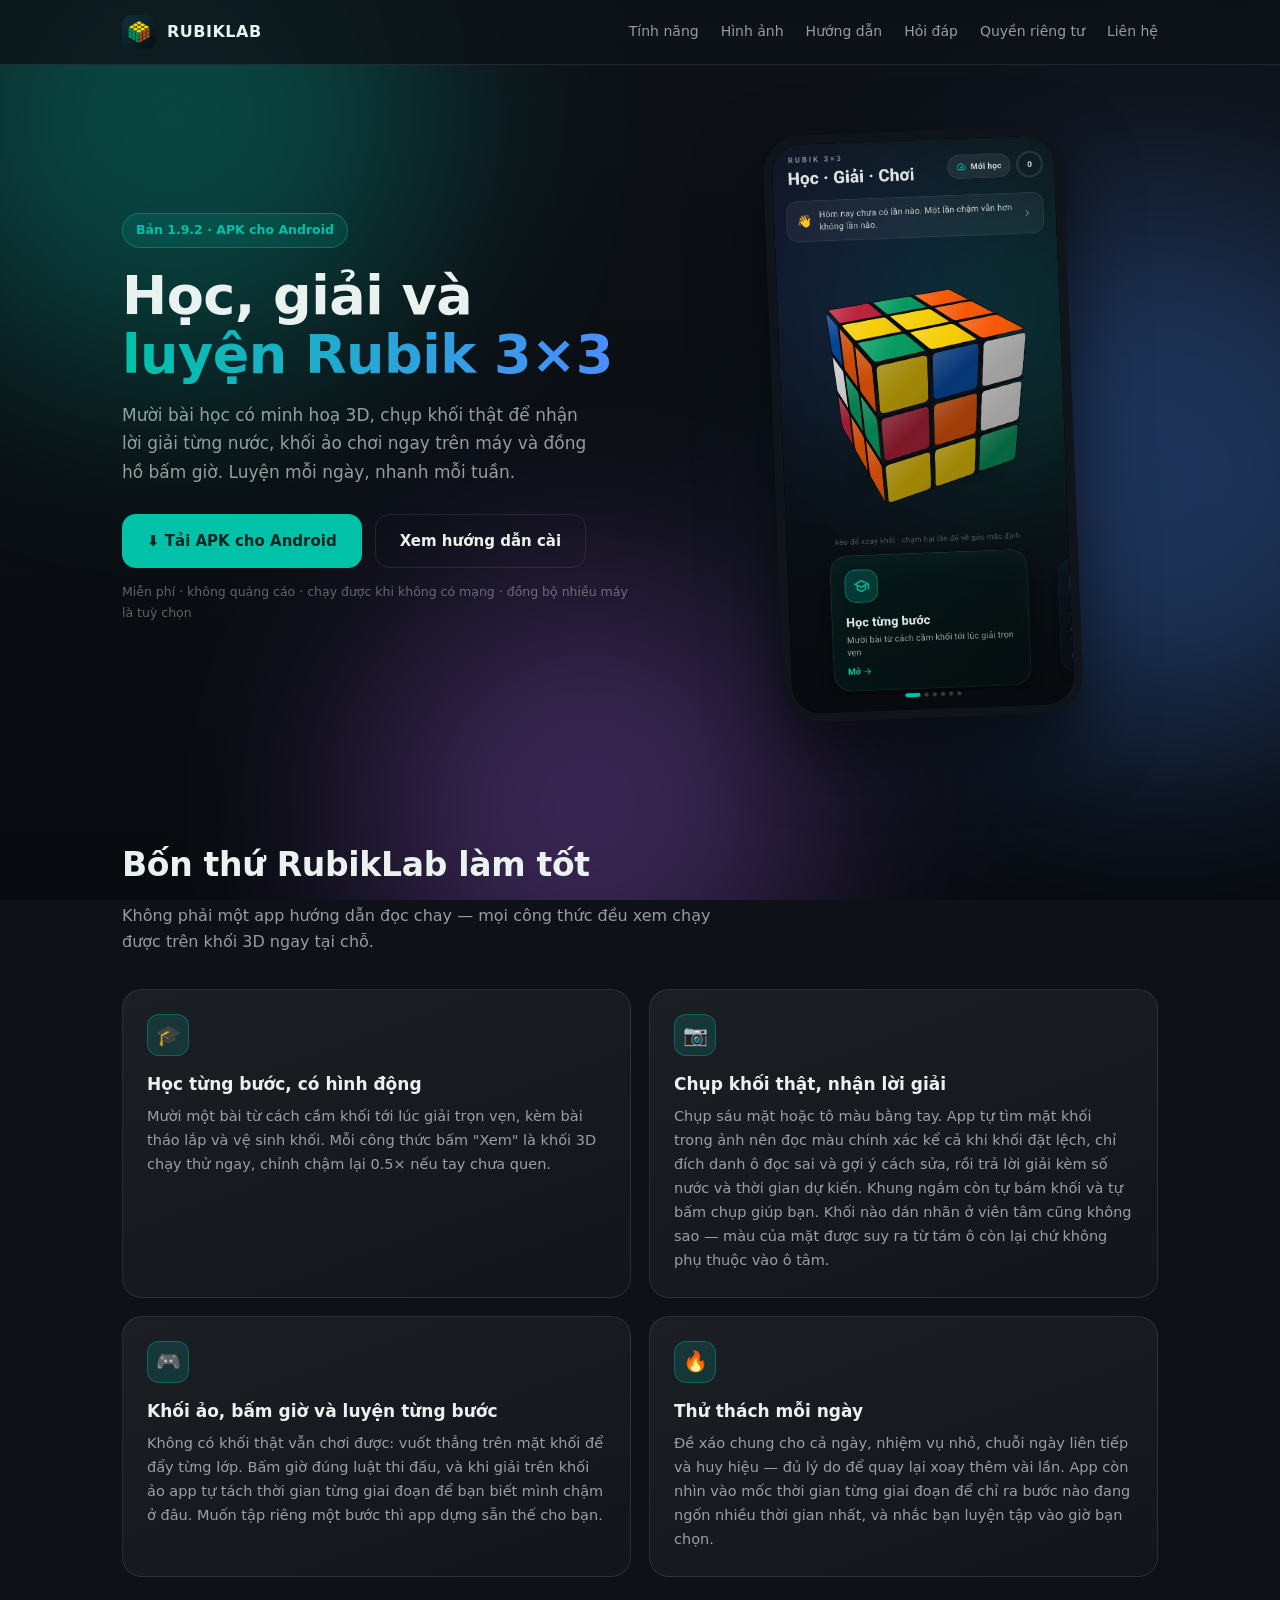
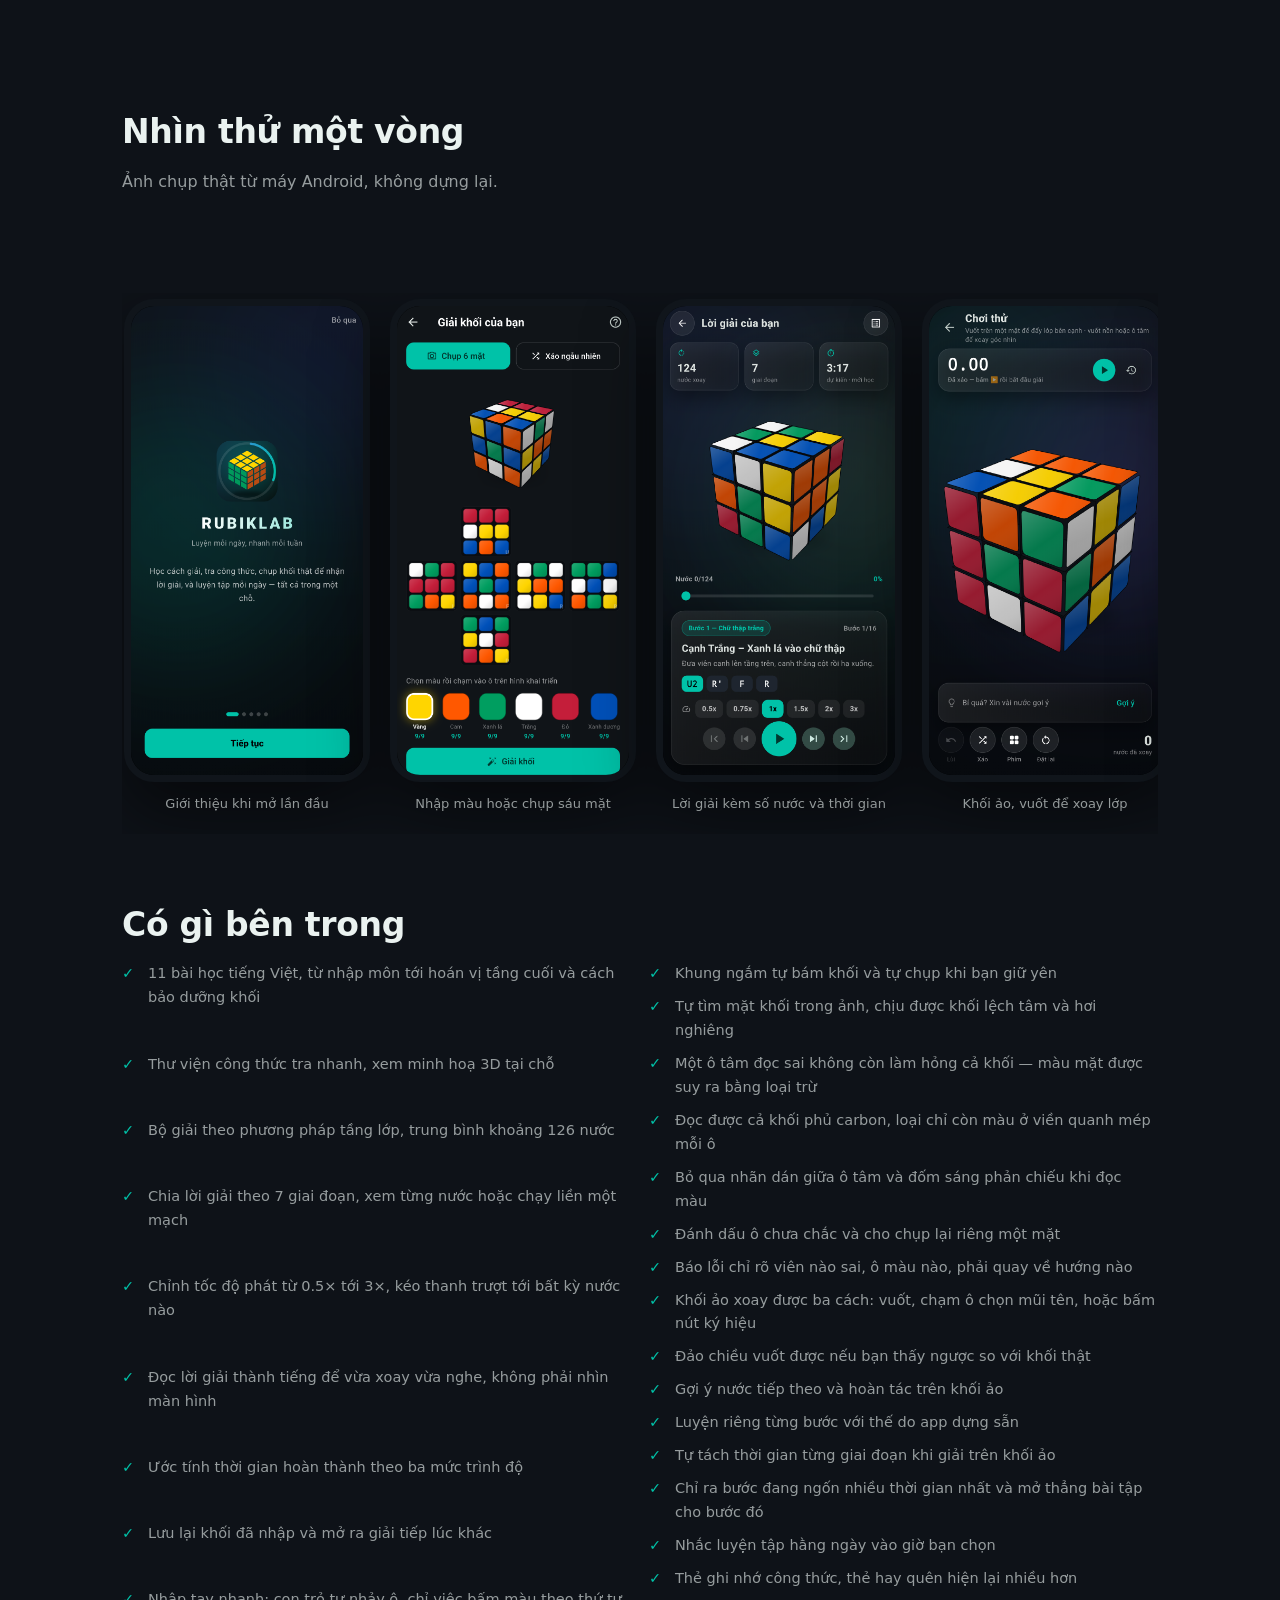
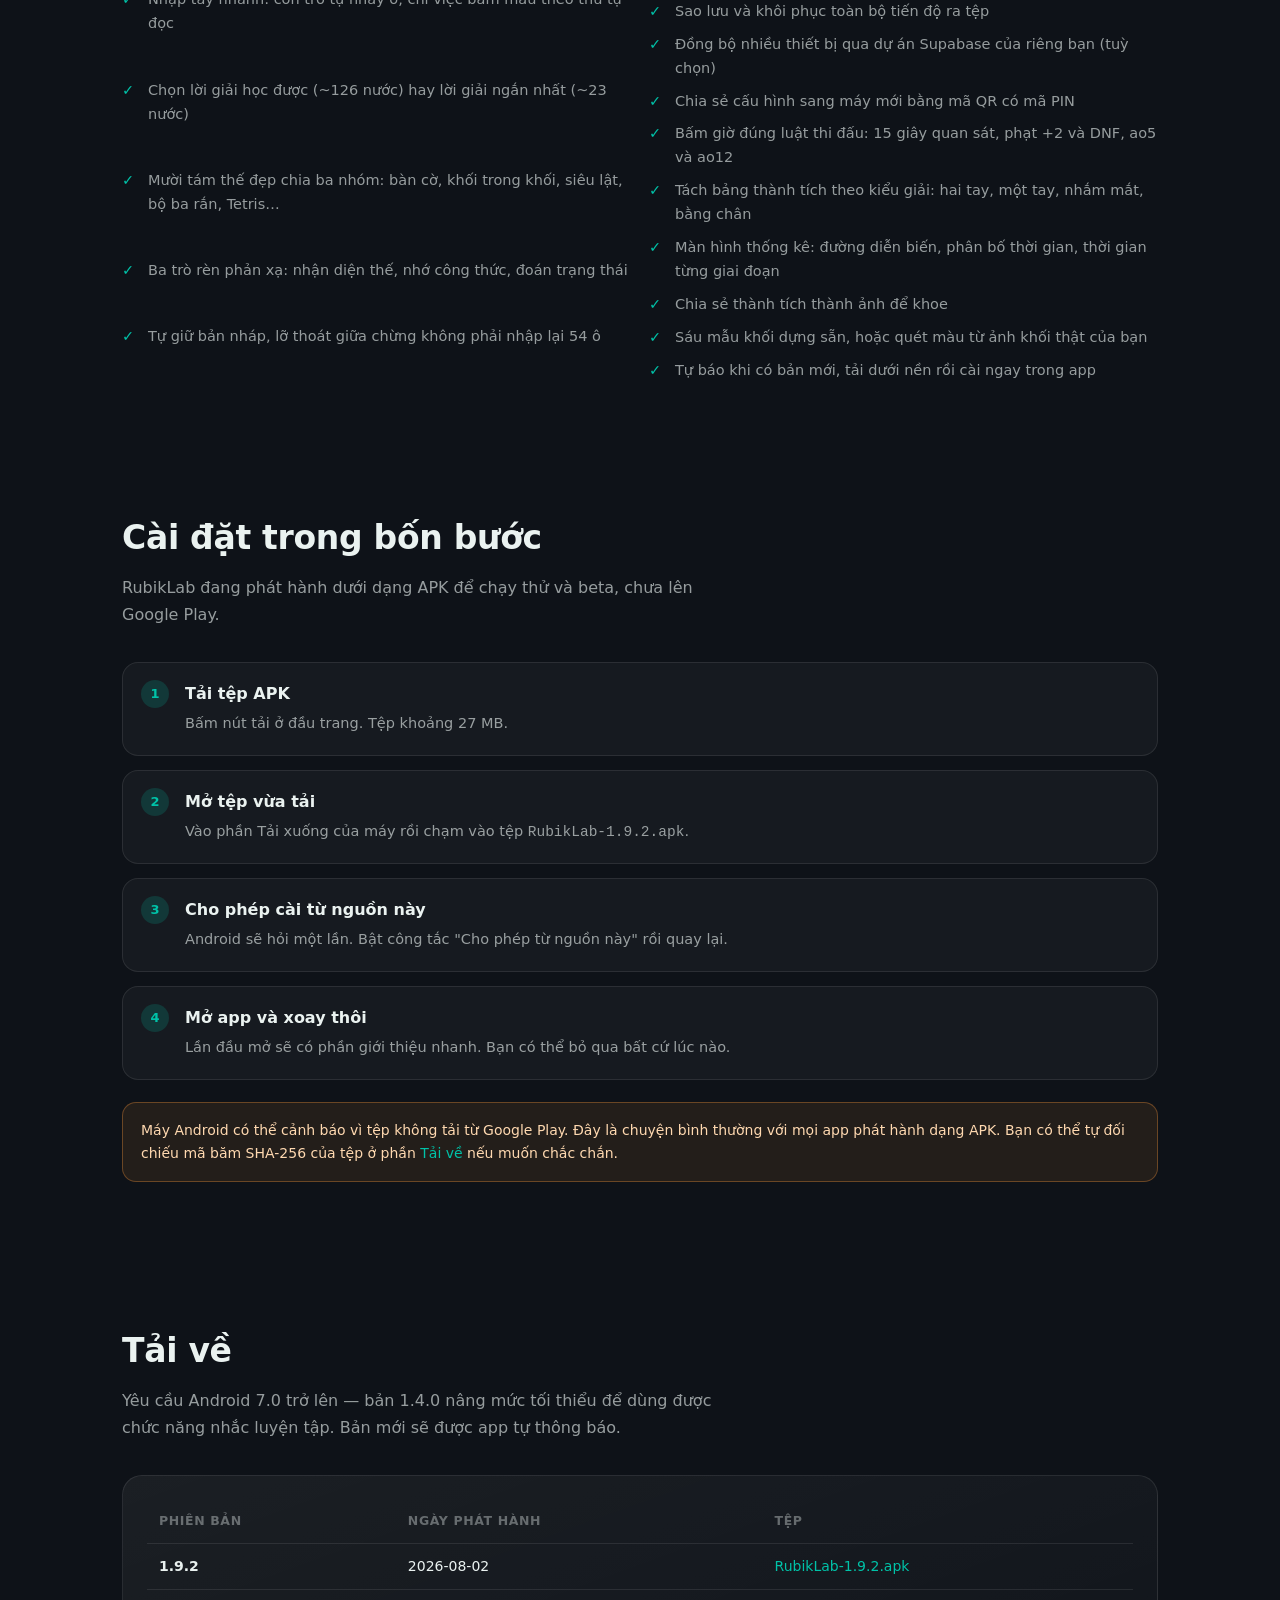
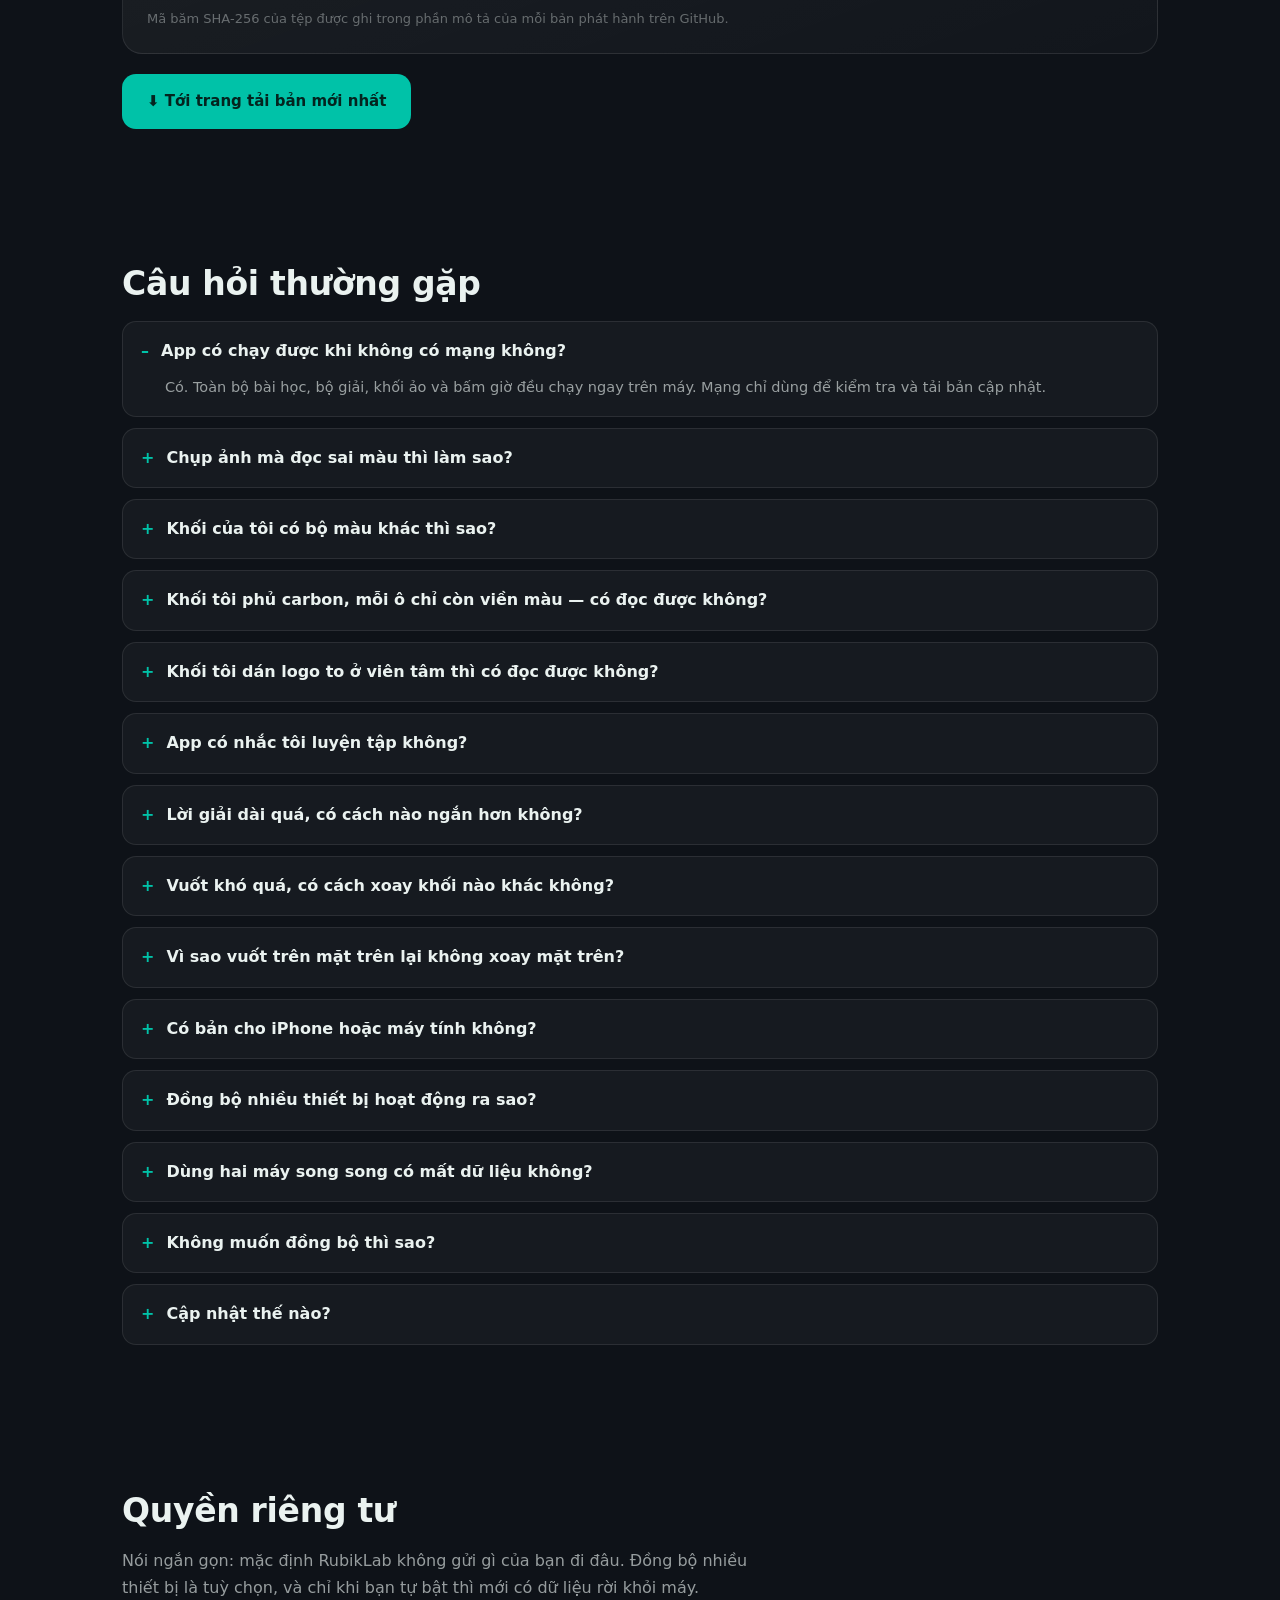
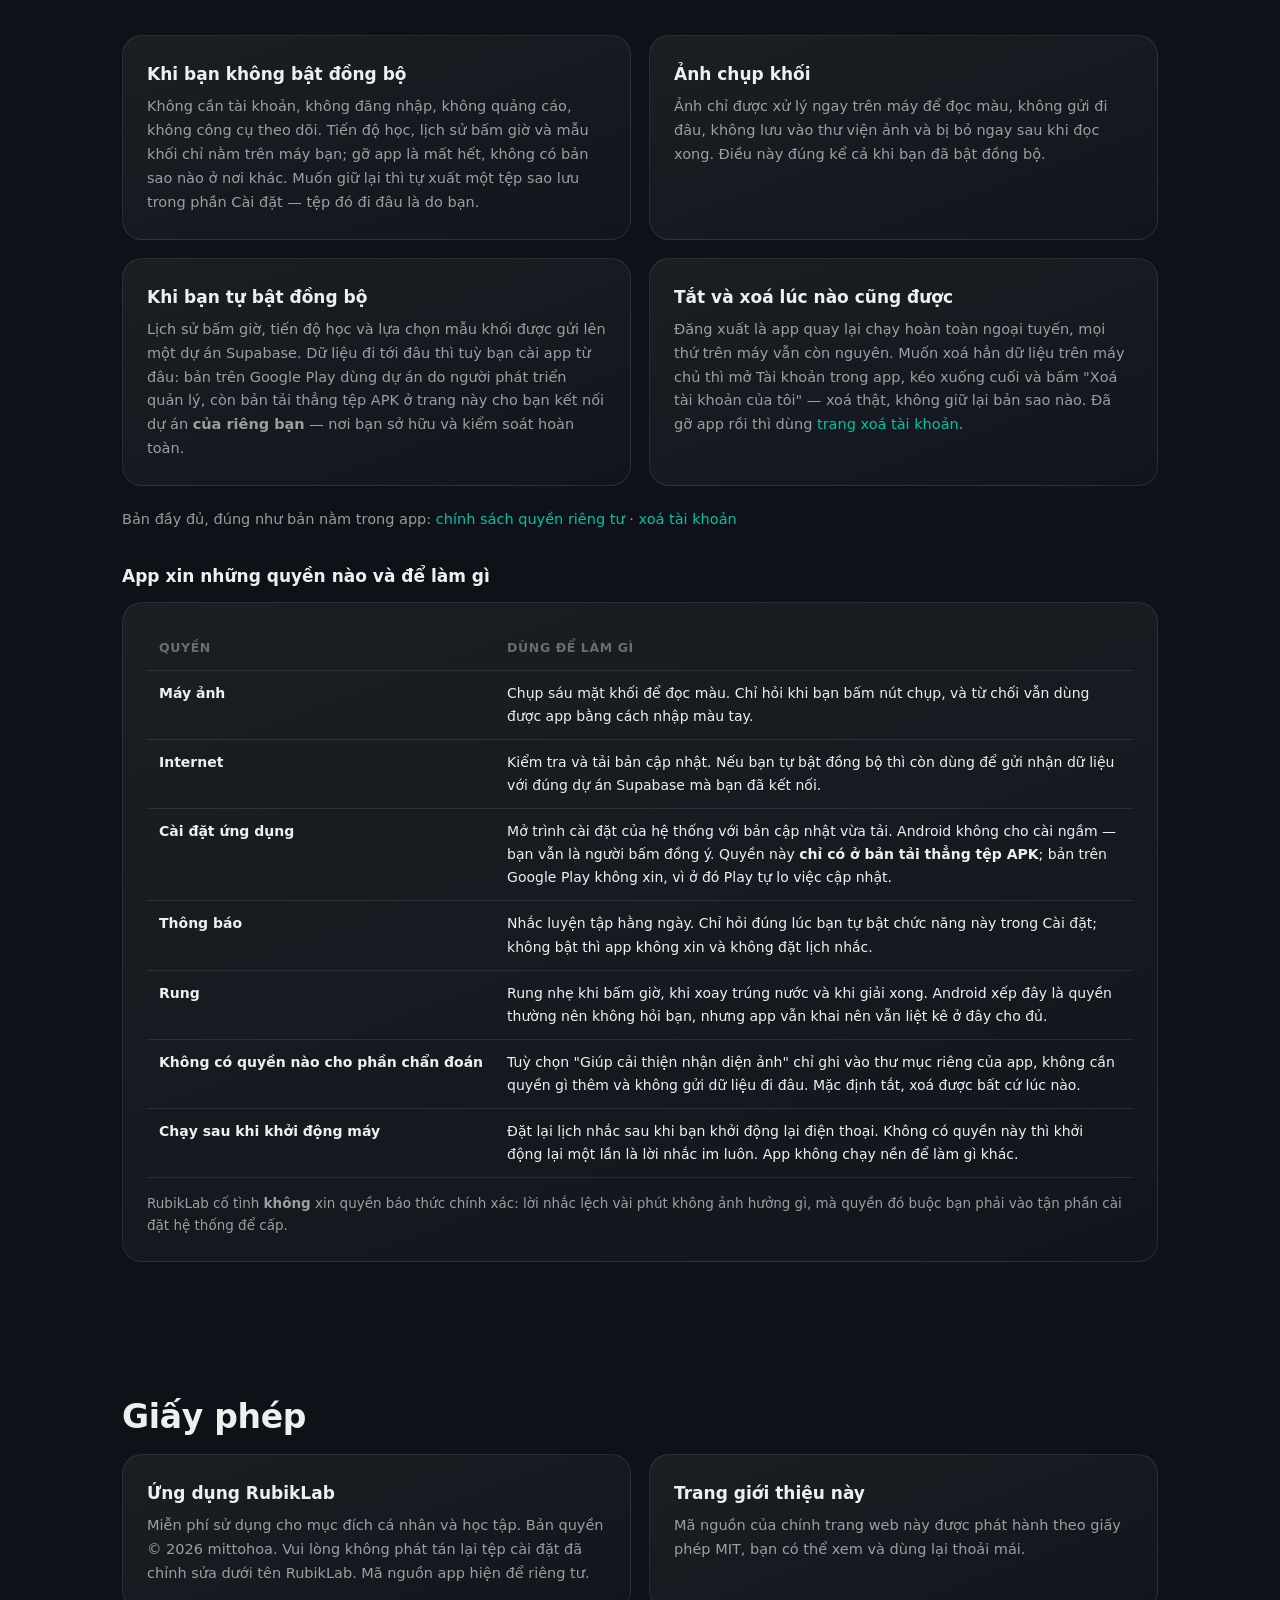
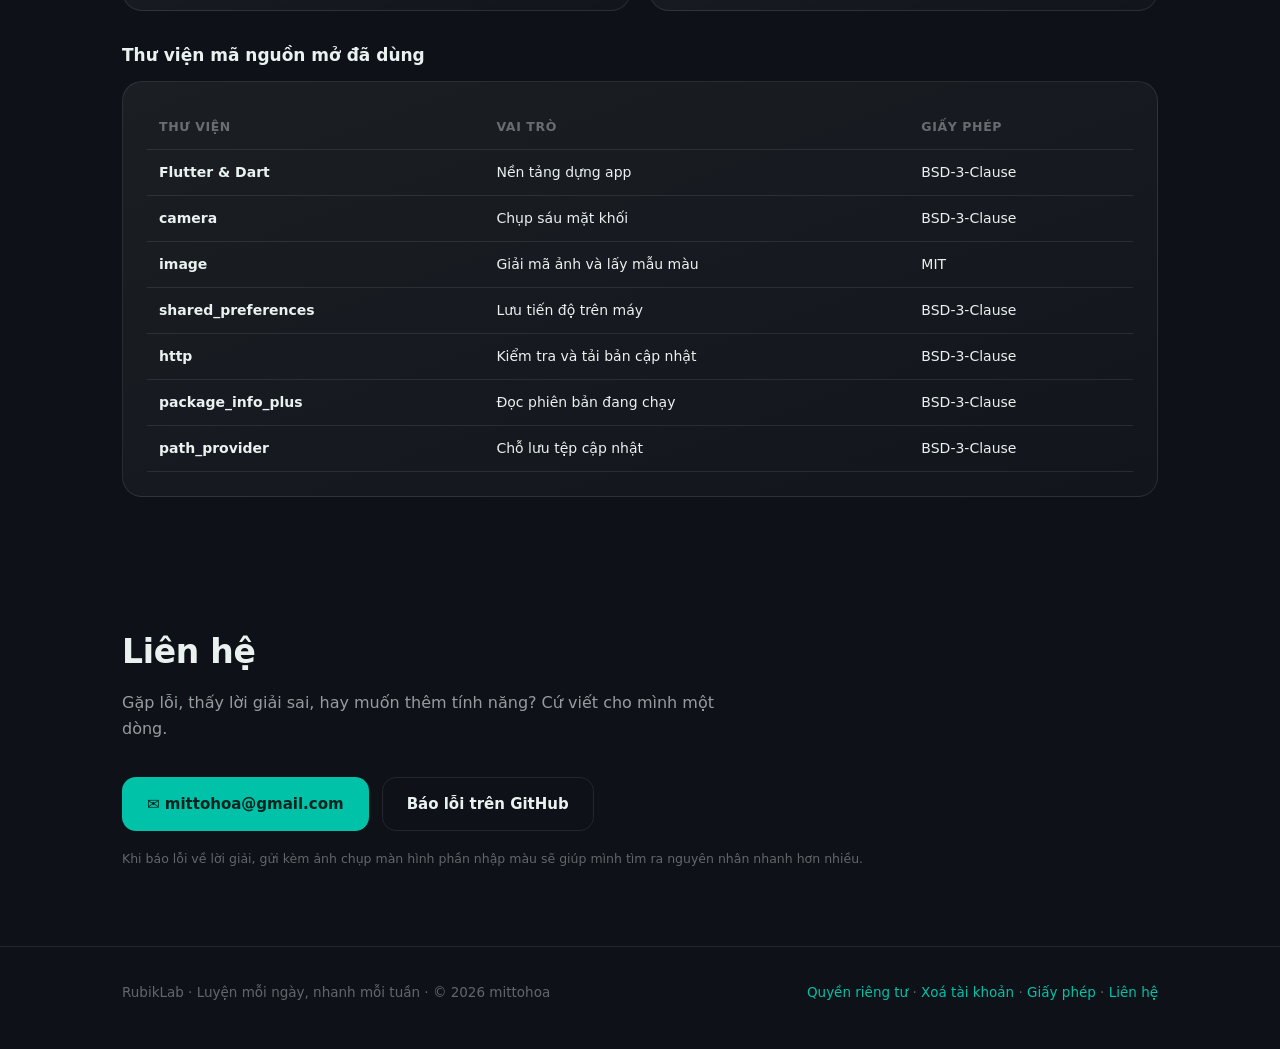
<file: index.html>
<!doctype html>
<html lang="vi">
<head>
<meta charset="utf-8">
<meta name="viewport" content="width=device-width, initial-scale=1">
<title>RubikLab — Phòng luyện Rubik của bạn</title>
<meta name="description" content="RubikLab: app Android dạy giải Rubik 3x3 từng bước, chụp ảnh khối thật để nhận lời giải, khối ảo chơi ngay trên máy, bấm giờ speedcubing và thử thách mỗi ngày.">
<meta name="theme-color" content="#0E1218">
<link rel="icon" href="assets/icon.png">

<meta property="og:type" content="website">
<meta property="og:title" content="RubikLab — Phòng luyện Rubik của bạn">
<meta property="og:description" content="Học, giải và luyện Rubik 3x3. Luyện mỗi ngày, nhanh mỗi tuần.">
<meta property="og:image" content="assets/icon.png">

<style>
:root{
  --ink:#0E1218; --ink2:#070A0E; --surface:#161B22; --surface2:#1E252F;
  --accent:#00C2A8; --accent2:#4C8DFF; --warm:#FF9A3C;
  --text:#EAF2F0; --muted:rgba(234,242,240,.62); --faint:rgba(234,242,240,.38);
  --line:rgba(255,255,255,.09);
  --radius:20px;
}
*{box-sizing:border-box}
html{scroll-behavior:smooth}
body{
  margin:0; background:var(--ink); color:var(--text);
  font-family:'Segoe UI',system-ui,-apple-system,'Helvetica Neue',Arial,sans-serif;
  line-height:1.65; -webkit-font-smoothing:antialiased;
}
img{max-width:100%; display:block}
a{color:var(--accent); text-decoration:none}
a:hover{text-decoration:underline}
.wrap{max-width:1080px; margin:0 auto; padding:0 22px}

/* ---- nền quầng sáng ---- */
.aurora{position:fixed; inset:0; z-index:-1; overflow:hidden; background:linear-gradient(180deg,#0E1218,#070A0E)}
.aurora span{position:absolute; border-radius:50%; filter:blur(110px); opacity:.30; animation:drift 26s ease-in-out infinite}
.aurora span:nth-child(1){width:520px;height:520px;background:#00C2A8;top:-140px;left:-90px}
.aurora span:nth-child(2){width:560px;height:560px;background:#4C8DFF;top:22%;right:-160px;animation-delay:-8s}
.aurora span:nth-child(3){width:460px;height:460px;background:#B56BFF;bottom:-140px;left:28%;animation-delay:-15s}
@keyframes drift{0%,100%{transform:translate(0,0) scale(1)}50%{transform:translate(38px,-44px) scale(1.12)}}
@media (prefers-reduced-motion:reduce){.aurora span{animation:none}}

/* ---- thanh trên ---- */
header{position:sticky; top:0; z-index:20; backdrop-filter:blur(14px);
  background:rgba(14,18,24,.78); border-bottom:1px solid var(--line)}
header .wrap{display:flex; align-items:center; gap:14px; height:64px}
.brand{display:flex; align-items:center; gap:11px; font-weight:800; letter-spacing:.5px; color:var(--text)}
.brand img{width:34px;height:34px;border-radius:9px}
nav{margin-left:auto; display:flex; gap:22px; font-size:14px}
nav a{color:var(--muted)} nav a:hover{color:var(--text); text-decoration:none}
@media (max-width:820px){nav{display:none}}

/* ---- nút ---- */
.btn{display:inline-flex; align-items:center; gap:10px; padding:14px 24px; border-radius:14px;
  font-weight:700; font-size:15px; border:1px solid transparent; cursor:pointer}
.btn-primary{background:var(--accent); color:#04241f}
.btn-primary:hover{background:#28d8bf; text-decoration:none}
.btn-ghost{border-color:var(--line); color:var(--text)}
.btn-ghost:hover{border-color:rgba(255,255,255,.24); text-decoration:none}

/* ---- hero ---- */
.hero{padding:74px 0 56px; display:grid; grid-template-columns:1.05fr .95fr; gap:48px; align-items:center}
@media (max-width:900px){.hero{grid-template-columns:1fr; padding-top:46px; gap:32px}}
.badge{display:inline-flex; align-items:center; gap:9px; padding:6px 13px; border-radius:99px;
  background:rgba(0,194,168,.13); border:1px solid rgba(0,194,168,.36);
  color:var(--accent); font-size:12.5px; font-weight:700}
h1{font-size:clamp(34px,5.4vw,54px); line-height:1.1; margin:18px 0 14px; letter-spacing:-.5px}
h1 em{font-style:normal; background:linear-gradient(92deg,var(--accent),var(--accent2));
  -webkit-background-clip:text; background-clip:text; color:transparent}
.lede{font-size:17px; color:var(--muted); max-width:44ch}
.cta{display:flex; gap:13px; flex-wrap:wrap; margin-top:28px}
.meta{margin-top:14px; font-size:12.5px; color:var(--faint)}

.phone{border:9px solid #10151b; border-radius:38px; overflow:hidden; background:#000;
  box-shadow:0 30px 70px rgba(0,0,0,.55); max-width:300px; margin:0 auto}
.hero .phone{transform:rotate(-2.2deg)}

/* ---- phần chung ---- */
section{padding:64px 0; scroll-margin-top:76px}
h2{font-size:clamp(24px,3.4vw,33px); margin:0 0 10px; letter-spacing:-.3px}
.sub{color:var(--muted); max-width:62ch; margin:0 0 34px}
h3{font-size:17px; margin:0 0 7px}

.grid{display:grid; gap:18px}
.g3{grid-template-columns:repeat(3,1fr)}
.g2{grid-template-columns:repeat(2,1fr)}
@media (max-width:880px){.g3,.g2{grid-template-columns:1fr}}

.card{background:linear-gradient(160deg,rgba(255,255,255,.055),rgba(255,255,255,.02));
  border:1px solid var(--line); border-radius:var(--radius); padding:24px}
.card .ico{width:42px;height:42px;border-radius:12px; display:grid; place-items:center;
  font-size:20px; margin-bottom:14px; background:rgba(0,194,168,.15); border:1px solid rgba(0,194,168,.34)}
.card p{margin:0; color:var(--muted); font-size:14.5px}

/* ---- băng ảnh ---- */
.shots{display:flex; gap:20px; overflow-x:auto; padding:6px 2px 20px; scroll-snap-type:x mandatory}
.shots figure{margin:0; flex:0 0 246px; scroll-snap-align:center}
.shots .phone{border-width:7px; border-radius:30px; max-width:none}
.shots figcaption{margin-top:11px; font-size:13px; color:var(--muted); text-align:center}

/* ---- các bước ---- */
ol.steps{counter-reset:s; list-style:none; padding:0; margin:0; display:grid; gap:14px}
ol.steps li{counter-increment:s; position:relative; padding:18px 20px 18px 62px;
  background:rgba(255,255,255,.035); border:1px solid var(--line); border-radius:16px}
ol.steps li::before{content:counter(s); position:absolute; left:18px; top:17px;
  width:28px;height:28px; border-radius:50%; display:grid; place-items:center;
  background:rgba(0,194,168,.18); color:var(--accent); font-weight:800; font-size:13px}
ol.steps b{display:block; margin-bottom:3px}
ol.steps span{color:var(--muted); font-size:14.5px}

/* ---- hỏi đáp ---- */
details{background:rgba(255,255,255,.035); border:1px solid var(--line);
  border-radius:14px; padding:16px 18px; margin-bottom:11px}
details summary{cursor:pointer; font-weight:650; list-style:none; display:flex; gap:12px; align-items:flex-start}
details summary::-webkit-details-marker{display:none}
details summary::before{content:'+'; color:var(--accent); font-weight:800; flex:0 0 auto}
details[open] summary::before{content:'–'}
details p{color:var(--muted); font-size:14.5px; margin:11px 0 0 24px}

ul.plain{list-style:none; padding:0; margin:0; display:grid; gap:9px}
ul.plain li{padding-left:26px; position:relative; color:var(--muted); font-size:14.5px}
ul.plain li::before{content:'✓'; position:absolute; left:0; color:var(--accent); font-weight:800}

.note{background:rgba(255,154,60,.09); border:1px solid rgba(255,154,60,.32);
  border-radius:14px; padding:16px 18px; color:#ffd9b0; font-size:14px}

table{width:100%; border-collapse:collapse; font-size:14px}
table th,table td{text-align:left; padding:11px 12px; border-bottom:1px solid var(--line); vertical-align:top}
table th{color:var(--faint); font-weight:650; font-size:12.5px; text-transform:uppercase; letter-spacing:.6px}
table td:first-child{white-space:nowrap; color:var(--text); font-weight:600}

footer{border-top:1px solid var(--line); padding:34px 0 46px; color:var(--faint); font-size:13.5px}
footer .wrap{display:flex; gap:16px; flex-wrap:wrap; align-items:center; justify-content:space-between}
</style>
</head>
<body>

<div class="aurora"><span></span><span></span><span></span></div>

<header>
  <div class="wrap">
    <a class="brand" href="#top"><img src="assets/icon.png" alt="Biểu tượng RubikLab"> RUBIKLAB</a>
    <nav>
      <a href="#tinh-nang">Tính năng</a>
      <a href="#hinh-anh">Hình ảnh</a>
      <a href="#huong-dan">Hướng dẫn</a>
      <a href="#hoi-dap">Hỏi đáp</a>
      <a href="#rieng-tu">Quyền riêng tư</a>
      <a href="#lien-he">Liên hệ</a>
    </nav>
  </div>
</header>

<main id="top">

<div class="wrap">
  <section class="hero" style="padding-top:66px">
    <div>
      <span class="badge" id="ver-badge">Bản 1.9.2 · APK cho Android</span>
      <h1>Học, giải và <em>luyện Rubik 3×3</em></h1>
      <p class="lede">
        Mười bài học có minh hoạ 3D, chụp khối thật để nhận lời giải từng nước,
        khối ảo chơi ngay trên máy và đồng hồ bấm giờ. Luyện mỗi ngày, nhanh mỗi tuần.
      </p>
      <div class="cta">
        <a class="btn btn-primary" id="dl" href="#tai-ve">⬇ Tải APK cho Android</a>
        <a class="btn btn-ghost" href="#huong-dan">Xem hướng dẫn cài</a>
      </div>
      <p class="meta">Miễn phí · không quảng cáo · chạy được khi không có mạng · đồng bộ nhiều máy là tuỳ chọn</p>
    </div>
    <div class="phone"><img src="assets/shots/01-home.png" alt="Màn hình chính RubikLab"></div>
  </section>
</div>

<div class="wrap">
  <section id="tinh-nang">
    <h2>Bốn thứ RubikLab làm tốt</h2>
    <p class="sub">Không phải một app hướng dẫn đọc chay — mọi công thức đều xem chạy được trên khối 3D ngay tại chỗ.</p>
    <div class="grid g2">
      <div class="card">
        <div class="ico">🎓</div>
        <h3>Học từng bước, có hình động</h3>
        <p>Mười một bài từ cách cầm khối tới lúc giải trọn vẹn, kèm bài tháo lắp và vệ sinh khối. Mỗi công thức bấm "Xem" là khối 3D chạy thử ngay,
           chỉnh chậm lại 0.5× nếu tay chưa quen.</p>
      </div>
      <div class="card">
        <div class="ico">📷</div>
        <h3>Chụp khối thật, nhận lời giải</h3>
        <p>Chụp sáu mặt hoặc tô màu bằng tay. App tự tìm mặt khối trong ảnh nên đọc màu chính xác kể cả khi khối đặt lệch,
           chỉ đích danh ô đọc sai và gợi ý cách sửa, rồi trả lời giải kèm số nước
           và thời gian dự kiến. Khung ngắm còn tự bám khối và tự bấm chụp giúp bạn.
           Khối nào dán nhãn ở viên tâm cũng không sao — màu của mặt được suy ra từ
           tám ô còn lại chứ không phụ thuộc vào ô tâm.</p>
      </div>
      <div class="card">
        <div class="ico">🎮</div>
        <h3>Khối ảo, bấm giờ và luyện từng bước</h3>
        <p>Không có khối thật vẫn chơi được: vuốt thẳng trên mặt khối để đẩy từng lớp.
           Bấm giờ đúng luật thi đấu, và khi giải trên khối ảo app tự tách thời gian
           từng giai đoạn để bạn biết mình chậm ở đâu. Muốn tập riêng một bước thì app
           dựng sẵn thế cho bạn.</p>
      </div>
      <div class="card">
        <div class="ico">🔥</div>
        <h3>Thử thách mỗi ngày</h3>
        <p>Đề xáo chung cho cả ngày, nhiệm vụ nhỏ, chuỗi ngày liên tiếp và huy hiệu —
           đủ lý do để quay lại xoay thêm vài lần. App còn nhìn vào mốc thời gian
           từng giai đoạn để chỉ ra bước nào đang ngốn nhiều thời gian nhất, và
           nhắc bạn luyện tập vào giờ bạn chọn.</p>
      </div>
    </div>
  </section>
</div>

<div class="wrap">
  <section id="hinh-anh">
    <h2>Nhìn thử một vòng</h2>
    <p class="sub">Ảnh chụp thật từ máy Android, không dựng lại.</p>
  </section>
</div>
<div class="wrap">
  <div class="shots">
    <figure><div class="phone"><img src="assets/shots/06-onboarding.png" alt="Màn hình giới thiệu"></div><figcaption>Giới thiệu khi mở lần đầu</figcaption></figure>
    <figure><div class="phone"><img src="assets/shots/02-input.png" alt="Nhập màu khối"></div><figcaption>Nhập màu hoặc chụp sáu mặt</figcaption></figure>
    <figure><div class="phone"><img src="assets/shots/03-solution.png" alt="Lời giải từng bước"></div><figcaption>Lời giải kèm số nước và thời gian</figcaption></figure>
    <figure><div class="phone"><img src="assets/shots/04-play.png" alt="Khối ảo và bấm giờ"></div><figcaption>Khối ảo, vuốt để xoay lớp</figcaption></figure>
    <figure><div class="phone"><img src="assets/shots/05-challenge.png" alt="Thử thách hằng ngày"></div><figcaption>Thử thách và huy hiệu</figcaption></figure>
  </div>
</div>

<div class="wrap">
  <section>
    <h2>Có gì bên trong</h2>
    <div class="grid g2">
      <ul class="plain">
        <li>11 bài học tiếng Việt, từ nhập môn tới hoán vị tầng cuối và cách bảo dưỡng khối</li>
        <li>Thư viện công thức tra nhanh, xem minh hoạ 3D tại chỗ</li>
        <li>Bộ giải theo phương pháp tầng lớp, trung bình khoảng 126 nước</li>
        <li>Chia lời giải theo 7 giai đoạn, xem từng nước hoặc chạy liền một mạch</li>
        <li>Chỉnh tốc độ phát từ 0.5× tới 3×, kéo thanh trượt tới bất kỳ nước nào</li>
        <li>Đọc lời giải thành tiếng để vừa xoay vừa nghe, không phải nhìn màn hình</li>
        <li>Ước tính thời gian hoàn thành theo ba mức trình độ</li>
        <li>Lưu lại khối đã nhập và mở ra giải tiếp lúc khác</li>
        <li>Nhập tay nhanh: con trỏ tự nhảy ô, chỉ việc bấm màu theo thứ tự đọc</li>
        <li>Chọn lời giải học được (~126 nước) hay lời giải ngắn nhất (~23 nước)</li>
        <li>Mười tám thế đẹp chia ba nhóm: bàn cờ, khối trong khối, siêu lật, bộ ba rắn, Tetris…</li>
        <li>Ba trò rèn phản xạ: nhận diện thế, nhớ công thức, đoán trạng thái</li>
        <li>Tự giữ bản nháp, lỡ thoát giữa chừng không phải nhập lại 54 ô</li>
      </ul>
      <ul class="plain">
        <li>Khung ngắm tự bám khối và tự chụp khi bạn giữ yên</li>
        <li>Tự tìm mặt khối trong ảnh, chịu được khối lệch tâm và hơi nghiêng</li>
        <li>Một ô tâm đọc sai không còn làm hỏng cả khối — màu mặt được suy ra bằng loại trừ</li>
        <li>Đọc được cả khối phủ carbon, loại chỉ còn màu ở viền quanh mép mỗi ô</li>
        <li>Bỏ qua nhãn dán giữa ô tâm và đốm sáng phản chiếu khi đọc màu</li>
        <li>Đánh dấu ô chưa chắc và cho chụp lại riêng một mặt</li>
        <li>Báo lỗi chỉ rõ viên nào sai, ô màu nào, phải quay về hướng nào</li>
        <li>Khối ảo xoay được ba cách: vuốt, chạm ô chọn mũi tên, hoặc bấm nút ký hiệu</li>
        <li>Đảo chiều vuốt được nếu bạn thấy ngược so với khối thật</li>
        <li>Gợi ý nước tiếp theo và hoàn tác trên khối ảo</li>
        <li>Luyện riêng từng bước với thế do app dựng sẵn</li>
        <li>Tự tách thời gian từng giai đoạn khi giải trên khối ảo</li>
        <li>Chỉ ra bước đang ngốn nhiều thời gian nhất và mở thẳng bài tập cho bước đó</li>
        <li>Nhắc luyện tập hằng ngày vào giờ bạn chọn</li>
        <li>Thẻ ghi nhớ công thức, thẻ hay quên hiện lại nhiều hơn</li>
        <li>Sao lưu và khôi phục toàn bộ tiến độ ra tệp</li>
        <li>Đồng bộ nhiều thiết bị qua dự án Supabase của riêng bạn (tuỳ chọn)</li>
        <li>Chia sẻ cấu hình sang máy mới bằng mã QR có mã PIN</li>
        <li>Bấm giờ đúng luật thi đấu: 15 giây quan sát, phạt +2 và DNF, ao5 và ao12</li>
        <li>Tách bảng thành tích theo kiểu giải: hai tay, một tay, nhắm mắt, bằng chân</li>
        <li>Màn hình thống kê: đường diễn biến, phân bố thời gian, thời gian từng giai đoạn</li>
        <li>Chia sẻ thành tích thành ảnh để khoe</li>
        <li>Sáu mẫu khối dựng sẵn, hoặc quét màu từ ảnh khối thật của bạn</li>
        <li>Tự báo khi có bản mới, tải dưới nền rồi cài ngay trong app</li>
      </ul>
    </div>
  </section>
</div>

<div class="wrap">
  <section id="huong-dan">
    <h2>Cài đặt trong bốn bước</h2>
    <p class="sub">RubikLab đang phát hành dưới dạng APK để chạy thử và beta, chưa lên Google Play.</p>
    <ol class="steps">
      <li><b>Tải tệp APK</b><span>Bấm nút tải ở đầu trang. Tệp khoảng 27 MB.</span></li>
      <li><b>Mở tệp vừa tải</b><span>Vào phần Tải xuống của máy rồi chạm vào tệp <code>RubikLab-1.9.2.apk</code>.</span></li>
      <li><b>Cho phép cài từ nguồn này</b><span>Android sẽ hỏi một lần. Bật công tắc "Cho phép từ nguồn này" rồi quay lại.</span></li>
      <li><b>Mở app và xoay thôi</b><span>Lần đầu mở sẽ có phần giới thiệu nhanh. Bạn có thể bỏ qua bất cứ lúc nào.</span></li>
    </ol>
    <p style="margin-top:22px" class="note">
      Máy Android có thể cảnh báo vì tệp không tải từ Google Play. Đây là chuyện bình thường
      với mọi app phát hành dạng APK. Bạn có thể tự đối chiếu mã băm SHA-256 của tệp ở phần
      <a href="#tai-ve">Tải về</a> nếu muốn chắc chắn.
    </p>
  </section>
</div>

<div class="wrap">
  <section id="tai-ve">
    <h2>Tải về</h2>
    <p class="sub">Yêu cầu Android 7.0 trở lên — bản 1.4.0 nâng mức tối thiểu để dùng được chức năng nhắc luyện tập. Bản mới sẽ được app tự thông báo.</p>
    <div class="card">
      <table>
        <tr><th>Phiên bản</th><th>Ngày phát hành</th><th>Tệp</th></tr>
        <tr>
          <td id="t-ver">1.9.2</td>
          <td id="t-date">—</td>
          <td><a id="t-link" href="https://github.com/mittohoa/rubik-resolved/releases/latest">Tải APK từ GitHub Releases</a></td>
        </tr>
      </table>
      <p style="margin:18px 0 0;color:var(--faint);font-size:13px">
        Mã băm SHA-256 của tệp được ghi trong phần mô tả của mỗi bản phát hành trên GitHub.
      </p>
    </div>
    <div style="margin-top:20px">
      <a class="btn btn-primary" href="https://github.com/mittohoa/rubik-resolved/releases/latest">⬇ Tới trang tải bản mới nhất</a>
    </div>
  </section>
</div>

<div class="wrap">
  <section id="hoi-dap">
    <h2>Câu hỏi thường gặp</h2>

    <details open><summary>App có chạy được khi không có mạng không?</summary>
      <p>Có. Toàn bộ bài học, bộ giải, khối ảo và bấm giờ đều chạy ngay trên máy.
         Mạng chỉ dùng để kiểm tra và tải bản cập nhật.</p></details>

    <details><summary>Chụp ảnh mà đọc sai màu thì làm sao?</summary>
      <p>Những ô app không chắc sẽ hiện dấu <b>?</b>. Nếu trạng thái không hợp lệ, app nói rõ
         viên nào sai và ở vị trí nào, thường kèm luôn đề xuất kiểu "ô Trước hàng 1 cột 3: cam → đỏ"
         để bạn bấm áp dụng. Bạn cũng có thể chạm sửa từng ô, hoặc chụp lại riêng một mặt
         thay vì chụp lại cả sáu.</p></details>

    <details><summary>Khối của tôi có bộ màu khác thì sao?</summary>
      <p>Được. App đọc màu tương đối theo chính khối bạn chụp chứ không so với một bảng màu cố định,
         nên khối hệ Nhật, khối stickerless, khối pastel hay khối đã bạc màu đều dùng được. Trong phần "Mẫu khối"
         còn có thể chụp một tấm để app gợi ý mẫu giống nhất, hoặc dùng luôn đúng màu thật của khối.</p></details>

    <details><summary>Khối tôi phủ carbon, mỗi ô chỉ còn viền màu — có đọc được không?</summary>
      <p>Được, từ bản 1.4.1. Loại khối này từng làm app bó tay hoàn toàn: chín viền màu dính liền
         nhau thành một mạng lưới nên app không tách nổi ô nào, và không nhận ra được mặt nào trong
         sáu mặt. Nay app nhận ra chính cái mạng lưới đó <b>là</b> mặt khối, rồi đọc màu ở giữa bốn
         cạnh mỗi ô — chỗ chắc chắn còn là viền màu chứ không phải miếng carbon đen.</p></details>

    <details><summary>Khối tôi dán logo to ở viên tâm thì có đọc được không?</summary>
      <p>Được, kể cả khi nhãn che gần kín ô tâm. Từ bản 1.4.0, app gom màu 48 ô ngoài rìa
         thành sáu nhóm trước, rồi mới ghép nhóm với mặt — nên màu của một mặt được suy ra
         từ tám ô còn lại chứ không phụ thuộc vào ô tâm. Trước đây chỉ cần một ô tâm đọc lệch
         là sai cả khối.</p></details>

    <details><summary>App có nhắc tôi luyện tập không?</summary>
      <p>Có, nếu bạn tự bật trong Cài đặt → Nhắc luyện tập và chọn giờ. App chỉ xin quyền
         thông báo đúng lúc bạn bấm bật, không hỏi trước. Không bật thì app không đặt lịch
         và không xin quyền gì cả.</p></details>

    <details><summary>Lời giải dài quá, có cách nào ngắn hơn không?</summary>
      <p>Bộ giải dùng phương pháp tầng lớp dành cho người mới nên dài hơn mức tối ưu —
         đổi lại mỗi nước đều nằm trong một công thức mà bạn học được và nhớ được.
         Khi đã quen, phần bài học có gợi ý lộ trình học tiếp F2L, OLL và PLL.</p></details>

    <details><summary>Vuốt khó quá, có cách xoay khối nào khác không?</summary>
      <p>Có ba cách, dùng cách nào cũng được. <b>Vuốt</b> thẳng trên mặt khối là nhanh nhất khi
         đã quen. <b>Chạm một ô</b> thì hiện bốn mũi tên quanh ô đó, mỗi mũi tên ghi sẵn tên
         nước đi — chạm mũi tên là xoay, không cần khéo tay và thấy trước lớp nào sắp xoay.
         Hoặc bấm thẳng <b>dãy nút ký hiệu</b> ngay dưới khối. Nếu bạn thấy vuốt ra chiều ngược
         với khối thật thì bật "Đảo chiều vuốt" trong Cài đặt.</p></details>

    <details><summary>Vì sao vuốt trên mặt trên lại không xoay mặt trên?</summary>
      <p>Vuốt trên một mặt sẽ đẩy <b>lớp vuông góc</b> chứa ô bạn vừa chạm, giống hệt khi bạn
         đặt ngón tay lên khối thật rồi đẩy sang bên. Muốn xoay mặt trên thì vuốt ngang trên
         một mặt bên. Vuốt vào nền hoặc vào ô tâm sẽ xoay góc nhìn.</p></details>

    <details><summary>Có bản cho iPhone hoặc máy tính không?</summary>
      <p>Mã nguồn chạy được trên Android, iOS, Windows và web, nhưng hiện chỉ phát hành bản
         Android. Nếu bạn cần bản khác, cứ gửi mail cho mình.</p></details>

    <details><summary>Đồng bộ nhiều thiết bị hoạt động ra sao?</summary>
      <p>Bạn tạo một dự án Supabase miễn phí của riêng mình, chạy tệp SQL kèm theo app để
         dựng bảng, rồi nhập địa chỉ và khoá vào phần Cài đặt → Đồng bộ. Máy thứ hai chỉ
         cần quét mã QR từ máy thứ nhất. Dữ liệu đi thẳng vào dự án của bạn, không qua
         máy chủ nào của RubikLab.</p></details>

    <details><summary>Dùng hai máy song song có mất dữ liệu không?</summary>
      <p>Không. Lịch sử bấm giờ chỉ thêm chứ không sửa, nên khi hai máy gặp nhau thì kết
         quả là hợp của cả hai — không lần nào bị ghi đè. Bài học đã xong và ngày thử
         thách cũng gộp lại tương tự. Chỉ những lựa chọn đơn lẻ như trình độ hay mẫu khối
         mới lấy theo bên được sửa gần đây hơn.</p></details>

    <details><summary>Không muốn đồng bộ thì sao?</summary>
      <p>Thì không cần làm gì cả. Mặc định app chạy hoàn toàn ngoại tuyến và không có dữ
         liệu nào rời khỏi máy. Muốn giữ tiến độ khi đổi máy mà không cần tài khoản thì
         dùng chức năng xuất tệp sao lưu trong phần Cài đặt.</p></details>

    <details><summary>Cập nhật thế nào?</summary>
      <p>Khi có bản mới, app hiện thông báo ngay ở màn hình chính, tải tệp dưới nền rồi mở
         trình cài đặt cho bạn xác nhận. Bạn cũng có thể chạm vào dòng phiên bản ở cuối màn hình
         chính để tự kiểm tra.</p></details>
  </section>
</div>

<div class="wrap">
  <section id="rieng-tu">
    <h2>Quyền riêng tư</h2>
    <p class="sub">Nói ngắn gọn: mặc định RubikLab không gửi gì của bạn đi đâu. Đồng bộ nhiều thiết bị là tuỳ chọn, và chỉ khi bạn tự bật thì mới có dữ liệu rời khỏi máy.</p>
    <div class="grid g2">
      <div class="card">
        <h3>Khi bạn không bật đồng bộ</h3>
        <p>Không cần tài khoản, không đăng nhập, không quảng cáo, không công cụ theo dõi.
           Tiến độ học, lịch sử bấm giờ và mẫu khối chỉ nằm trên máy bạn;
           gỡ app là mất hết, không có bản sao nào ở nơi khác. Muốn giữ lại thì
           tự xuất một tệp sao lưu trong phần Cài đặt — tệp đó đi đâu là do bạn.</p>
      </div>
      <div class="card">
        <h3>Ảnh chụp khối</h3>
        <p>Ảnh chỉ được xử lý ngay trên máy để đọc màu, không gửi đi đâu, không lưu vào
           thư viện ảnh và bị bỏ ngay sau khi đọc xong. Điều này đúng kể cả khi bạn đã
           bật đồng bộ.</p>
      </div>
      <div class="card">
        <h3>Khi bạn tự bật đồng bộ</h3>
        <p>Lịch sử bấm giờ, tiến độ học và lựa chọn mẫu khối được gửi lên một dự án
           Supabase. Dữ liệu đi tới đâu thì tuỳ bạn cài app từ đâu: bản trên Google Play
           dùng dự án do người phát triển quản lý, còn bản tải thẳng tệp APK ở trang này
           cho bạn kết nối dự án <b>của riêng bạn</b> — nơi bạn sở hữu và kiểm soát
           hoàn toàn.</p>
      </div>
      <div class="card">
        <h3>Tắt và xoá lúc nào cũng được</h3>
        <p>Đăng xuất là app quay lại chạy hoàn toàn ngoại tuyến, mọi thứ trên máy vẫn
           còn nguyên. Muốn xoá hẳn dữ liệu trên máy chủ thì mở Tài khoản trong app, kéo
           xuống cuối và bấm "Xoá tài khoản của tôi" — xoá thật, không giữ lại bản sao
           nào. Đã gỡ app rồi thì dùng
           <a href="xoa-tai-khoan.html">trang xoá tài khoản</a>.</p>
      </div>
    </div>
    <p style="margin:22px 0 0; color:var(--muted); font-size:14.5px">
      Bản đầy đủ, đúng như bản nằm trong app:
      <a href="privacy.html">chính sách quyền riêng tư</a> ·
      <a href="xoa-tai-khoan.html">xoá tài khoản</a>
    </p>
    <h3 style="margin-top:30px">App xin những quyền nào và để làm gì</h3>
    <div class="card" style="margin-top:12px">
      <table>
        <tr><th>Quyền</th><th>Dùng để làm gì</th></tr>
        <tr><td>Máy ảnh</td><td>Chụp sáu mặt khối để đọc màu. Chỉ hỏi khi bạn bấm nút chụp, và từ chối vẫn dùng được app bằng cách nhập màu tay.</td></tr>
        <tr><td>Internet</td><td>Kiểm tra và tải bản cập nhật. Nếu bạn tự bật đồng bộ thì còn dùng để gửi nhận dữ liệu với đúng dự án Supabase mà bạn đã kết nối.</td></tr>
        <tr><td>Cài đặt ứng dụng</td><td>Mở trình cài đặt của hệ thống với bản cập nhật vừa tải. Android không cho cài ngầm — bạn vẫn là người bấm đồng ý. Quyền này <b>chỉ có ở bản tải thẳng tệp APK</b>; bản trên Google Play không xin, vì ở đó Play tự lo việc cập nhật.</td></tr>
        <tr><td>Thông báo</td><td>Nhắc luyện tập hằng ngày. Chỉ hỏi đúng lúc bạn tự bật chức năng này trong Cài đặt; không bật thì app không xin và không đặt lịch nhắc.</td></tr>
        <tr><td>Rung</td><td>Rung nhẹ khi bấm giờ, khi xoay trúng nước và khi giải xong. Android xếp đây là quyền thường nên không hỏi bạn, nhưng app vẫn khai nên vẫn liệt kê ở đây cho đủ.</td></tr>
        <tr><td>Không có quyền nào cho phần chẩn đoán</td><td>Tuỳ chọn "Giúp cải thiện nhận diện ảnh" chỉ ghi vào thư mục riêng của app, không cần quyền gì thêm và không gửi dữ liệu đi đâu. Mặc định tắt, xoá được bất cứ lúc nào.</td></tr>
        <tr><td>Chạy sau khi khởi động máy</td><td>Đặt lại lịch nhắc sau khi bạn khởi động lại điện thoại. Không có quyền này thì khởi động lại một lần là lời nhắc im luôn. App không chạy nền để làm gì khác.</td></tr>
      </table>
      <p style="margin:14px 0 0; color:var(--muted); font-size:13.5px">
        RubikLab cố tình <b>không</b> xin quyền báo thức chính xác: lời nhắc lệch vài phút
        không ảnh hưởng gì, mà quyền đó buộc bạn phải vào tận phần cài đặt hệ thống để cấp.
      </p>
    </div>
  </section>
</div>

<div class="wrap">
  <section id="giay-phep">
    <h2>Giấy phép</h2>
    <div class="grid g2">
      <div class="card">
        <h3>Ứng dụng RubikLab</h3>
        <p>Miễn phí sử dụng cho mục đích cá nhân và học tập. Bản quyền © 2026 mittohoa.
           Vui lòng không phát tán lại tệp cài đặt đã chỉnh sửa dưới tên RubikLab.
           Mã nguồn app hiện để riêng tư.</p>
      </div>
      <div class="card">
        <h3>Trang giới thiệu này</h3>
        <p>Mã nguồn của chính trang web này được phát hành theo giấy phép MIT,
           bạn có thể xem và dùng lại thoải mái.</p>
      </div>
    </div>
    <h3 style="margin-top:30px">Thư viện mã nguồn mở đã dùng</h3>
    <div class="card" style="margin-top:12px">
      <table>
        <tr><th>Thư viện</th><th>Vai trò</th><th>Giấy phép</th></tr>
        <tr><td>Flutter &amp; Dart</td><td>Nền tảng dựng app</td><td>BSD-3-Clause</td></tr>
        <tr><td>camera</td><td>Chụp sáu mặt khối</td><td>BSD-3-Clause</td></tr>
        <tr><td>image</td><td>Giải mã ảnh và lấy mẫu màu</td><td>MIT</td></tr>
        <tr><td>shared_preferences</td><td>Lưu tiến độ trên máy</td><td>BSD-3-Clause</td></tr>
        <tr><td>http</td><td>Kiểm tra và tải bản cập nhật</td><td>BSD-3-Clause</td></tr>
        <tr><td>package_info_plus</td><td>Đọc phiên bản đang chạy</td><td>BSD-3-Clause</td></tr>
        <tr><td>path_provider</td><td>Chỗ lưu tệp cập nhật</td><td>BSD-3-Clause</td></tr>
      </table>
    </div>
  </section>
</div>

<div class="wrap">
  <section id="lien-he">
    <h2>Liên hệ</h2>
    <p class="sub">Gặp lỗi, thấy lời giải sai, hay muốn thêm tính năng? Cứ viết cho mình một dòng.</p>
    <div class="cta">
      <a class="btn btn-primary" href="mailto:mittohoa@gmail.com?subject=RubikLab%20-%20g%C3%B3p%20%C3%BD">✉ mittohoa@gmail.com</a>
      <a class="btn btn-ghost" href="https://github.com/mittohoa/rubik-resolved/issues">Báo lỗi trên GitHub</a>
    </div>
    <p class="meta" style="margin-top:18px">
      Khi báo lỗi về lời giải, gửi kèm ảnh chụp màn hình phần nhập màu sẽ giúp mình tìm ra nguyên nhân nhanh hơn nhiều.
    </p>
  </section>
</div>

</main>

<footer>
  <div class="wrap">
    <span>RubikLab · Luyện mỗi ngày, nhanh mỗi tuần · © 2026 mittohoa</span>
    <span><a href="privacy.html">Quyền riêng tư</a> · <a href="xoa-tai-khoan.html">Xoá tài khoản</a> · <a href="#giay-phep">Giấy phép</a> · <a href="#lien-he">Liên hệ</a></span>
  </div>
</footer>

<script>
// Đọc version.json để trang luôn hiện đúng bản mới nhất mà không phải sửa tay.
fetch('version.json', {cache: 'no-store'})
  .then(function (r) { return r.ok ? r.json() : null; })
  .then(function (v) {
    if (!v) return;
    var set = function (id, text) {
      var el = document.getElementById(id);
      if (el) el.textContent = text;
    };
    set('ver-badge', 'Bản ' + v.versionName + ' · APK cho Android');
    set('t-ver', v.versionName);
    if (v.releasedAt) set('t-date', v.releasedAt);
    if (v.apkUrl) {
      var dl = document.getElementById('dl');
      var link = document.getElementById('t-link');
      if (dl) dl.setAttribute('href', v.apkUrl);
      if (link) {
        link.setAttribute('href', v.apkUrl);
        link.textContent = 'RubikLab-' + v.versionName + '.apk';
      }
    }
  })
  .catch(function () { /* không có mạng thì giữ nguyên nội dung tĩnh */ });
</script>

</body>
</html>
</file>
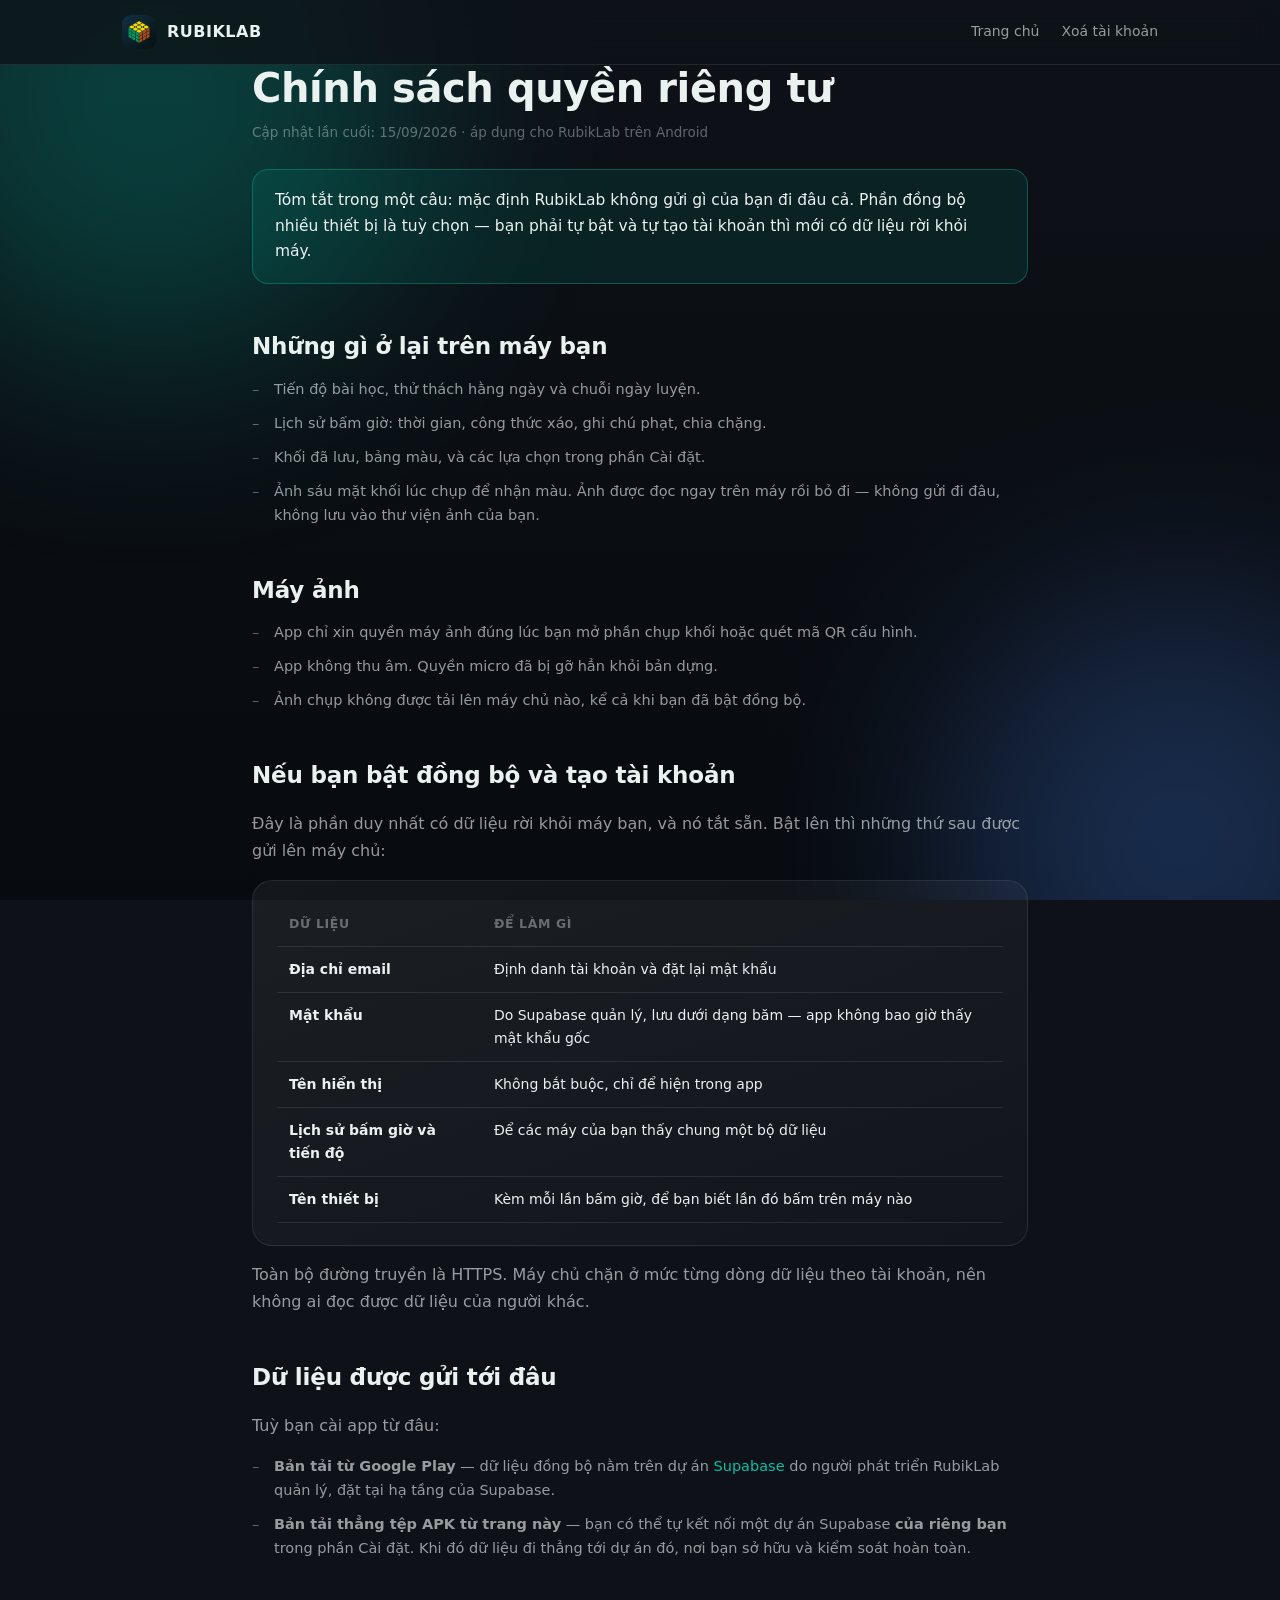
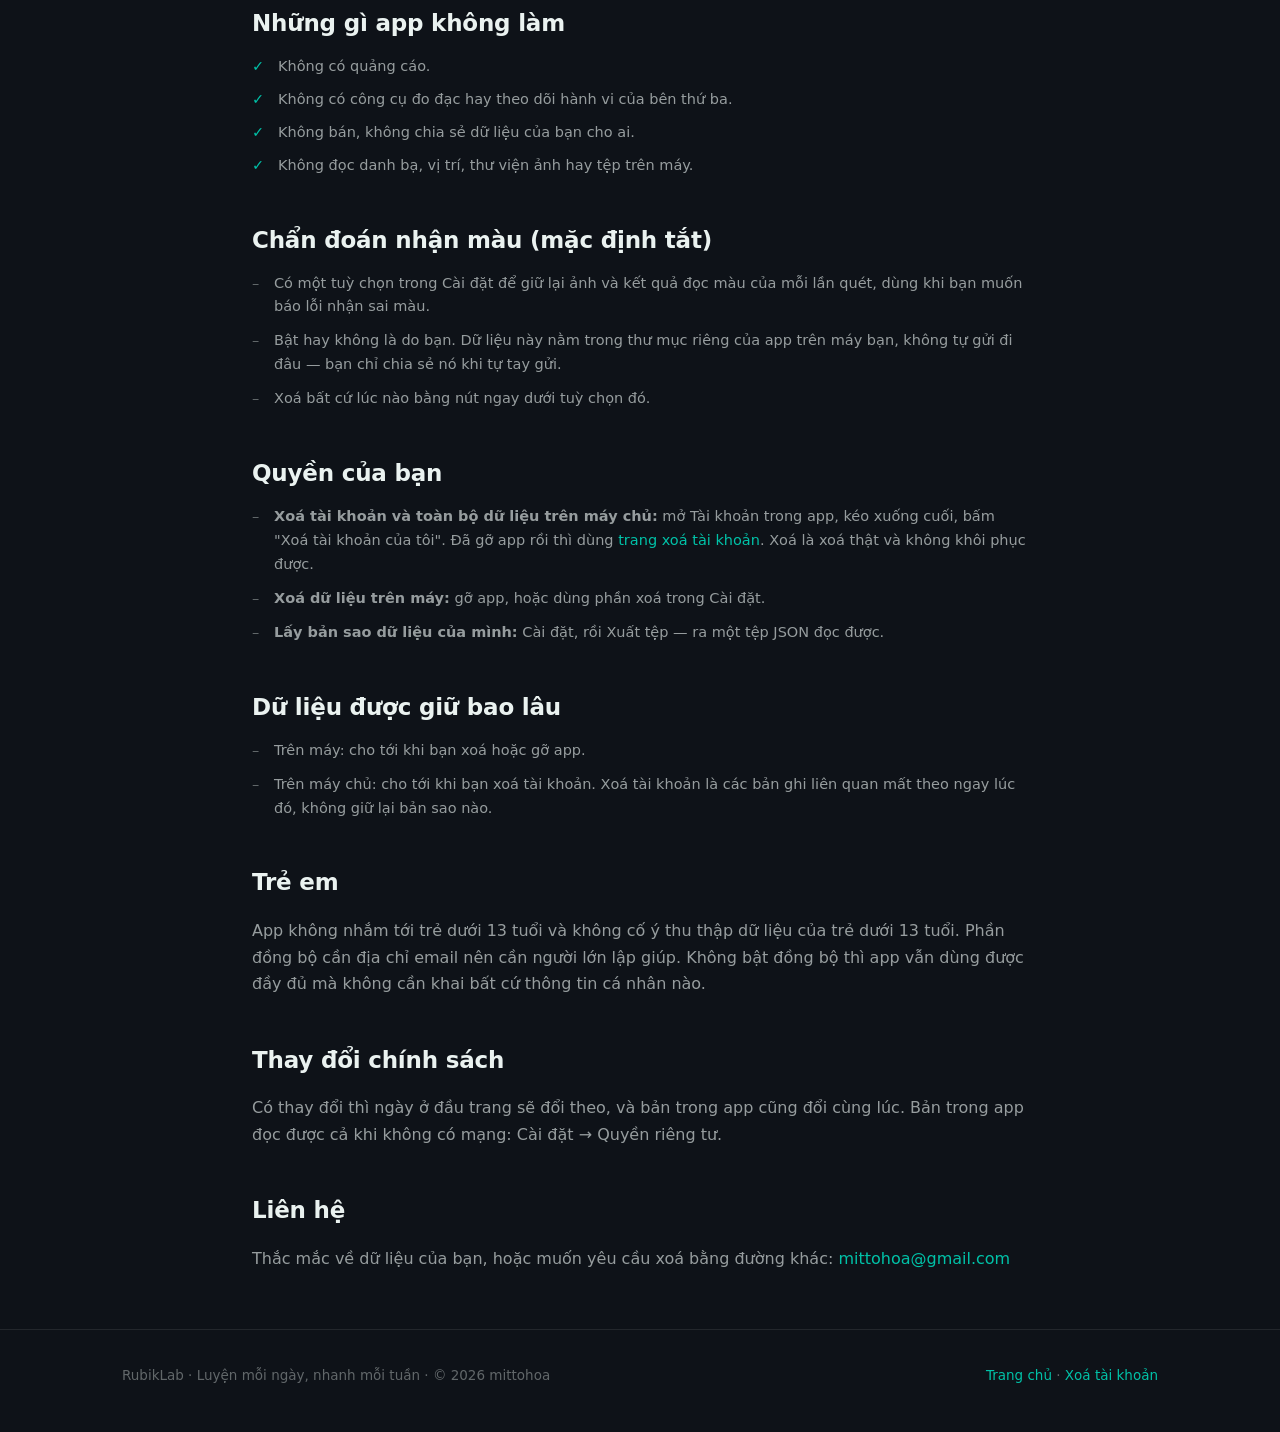
<file: privacy.html>
<!doctype html>
<html lang="vi">
<head>
<meta charset="utf-8">
<meta name="viewport" content="width=device-width, initial-scale=1">
<title>Chính sách quyền riêng tư — RubikLab</title>
<meta name="description" content="RubikLab giữ gì của bạn, gửi đi đâu, và bạn xoá bằng cách nào.">
<meta name="theme-color" content="#0E1218">
<link rel="icon" href="assets/icon.png">
<link rel="stylesheet" href="page.css">
</head>
<body>

<div class="aurora"><span></span><span></span></div>

<header>
  <div class="wrap">
    <a class="brand" href="index.html"><img src="assets/icon.png" alt="Biểu tượng RubikLab"> RUBIKLAB</a>
    <nav>
      <a href="index.html">Trang chủ</a>
      <a href="xoa-tai-khoan.html">Xoá tài khoản</a>
    </nav>
  </div>
</header>

<main class="wrap">

  <h1>Chính sách quyền riêng tư</h1>
  <p class="stamp">Cập nhật lần cuối: 15/09/2026 · áp dụng cho RubikLab trên Android</p>

  <div class="lede-box">
    <p>Tóm tắt trong một câu: mặc định RubikLab không gửi gì của bạn đi đâu cả.
       Phần đồng bộ nhiều thiết bị là tuỳ chọn — bạn phải tự bật và tự tạo tài
       khoản thì mới có dữ liệu rời khỏi máy.</p>
  </div>

  <h2>Những gì ở lại trên máy bạn</h2>
  <ul class="dash">
    <li>Tiến độ bài học, thử thách hằng ngày và chuỗi ngày luyện.</li>
    <li>Lịch sử bấm giờ: thời gian, công thức xáo, ghi chú phạt, chia chặng.</li>
    <li>Khối đã lưu, bảng màu, và các lựa chọn trong phần Cài đặt.</li>
    <li>Ảnh sáu mặt khối lúc chụp để nhận màu. Ảnh được đọc ngay trên máy rồi bỏ
        đi — không gửi đi đâu, không lưu vào thư viện ảnh của bạn.</li>
  </ul>

  <h2>Máy ảnh</h2>
  <ul class="dash">
    <li>App chỉ xin quyền máy ảnh đúng lúc bạn mở phần chụp khối hoặc quét mã QR
        cấu hình.</li>
    <li>App không thu âm. Quyền micro đã bị gỡ hẳn khỏi bản dựng.</li>
    <li>Ảnh chụp không được tải lên máy chủ nào, kể cả khi bạn đã bật đồng bộ.</li>
  </ul>

  <h2>Nếu bạn bật đồng bộ và tạo tài khoản</h2>
  <p>Đây là phần duy nhất có dữ liệu rời khỏi máy bạn, và nó tắt sẵn. Bật lên thì
     những thứ sau được gửi lên máy chủ:</p>
  <div class="card" style="margin-top:14px">
    <table>
      <tr><th>Dữ liệu</th><th>Để làm gì</th></tr>
      <tr><td>Địa chỉ email</td><td>Định danh tài khoản và đặt lại mật khẩu</td></tr>
      <tr><td>Mật khẩu</td><td>Do Supabase quản lý, lưu dưới dạng băm — app không bao giờ thấy mật khẩu gốc</td></tr>
      <tr><td>Tên hiển thị</td><td>Không bắt buộc, chỉ để hiện trong app</td></tr>
      <tr><td>Lịch sử bấm giờ và tiến độ</td><td>Để các máy của bạn thấy chung một bộ dữ liệu</td></tr>
      <tr><td>Tên thiết bị</td><td>Kèm mỗi lần bấm giờ, để bạn biết lần đó bấm trên máy nào</td></tr>
    </table>
  </div>
  <p>Toàn bộ đường truyền là HTTPS. Máy chủ chặn ở mức từng dòng dữ liệu theo tài
     khoản, nên không ai đọc được dữ liệu của người khác.</p>

  <h2>Dữ liệu được gửi tới đâu</h2>
  <p>Tuỳ bạn cài app từ đâu:</p>
  <ul class="dash">
    <li><b>Bản tải từ Google Play</b> — dữ liệu đồng bộ nằm trên dự án
        <a href="https://supabase.com" rel="noopener">Supabase</a> do người phát
        triển RubikLab quản lý, đặt tại hạ tầng của Supabase.</li>
    <li><b>Bản tải thẳng tệp APK từ trang này</b> — bạn có thể tự kết nối một dự
        án Supabase <b>của riêng bạn</b> trong phần Cài đặt. Khi đó dữ liệu đi
        thẳng tới dự án đó, nơi bạn sở hữu và kiểm soát hoàn toàn.</li>
  </ul>

  <h2>Những gì app không làm</h2>
  <ul class="plain">
    <li>Không có quảng cáo.</li>
    <li>Không có công cụ đo đạc hay theo dõi hành vi của bên thứ ba.</li>
    <li>Không bán, không chia sẻ dữ liệu của bạn cho ai.</li>
    <li>Không đọc danh bạ, vị trí, thư viện ảnh hay tệp trên máy.</li>
  </ul>

  <h2>Chẩn đoán nhận màu (mặc định tắt)</h2>
  <ul class="dash">
    <li>Có một tuỳ chọn trong Cài đặt để giữ lại ảnh và kết quả đọc màu của mỗi
        lần quét, dùng khi bạn muốn báo lỗi nhận sai màu.</li>
    <li>Bật hay không là do bạn. Dữ liệu này nằm trong thư mục riêng của app trên
        máy bạn, không tự gửi đi đâu — bạn chỉ chia sẻ nó khi tự tay gửi.</li>
    <li>Xoá bất cứ lúc nào bằng nút ngay dưới tuỳ chọn đó.</li>
  </ul>

  <h2>Quyền của bạn</h2>
  <ul class="dash">
    <li><b>Xoá tài khoản và toàn bộ dữ liệu trên máy chủ:</b> mở Tài khoản trong
        app, kéo xuống cuối, bấm "Xoá tài khoản của tôi". Đã gỡ app rồi thì dùng
        <a href="xoa-tai-khoan.html">trang xoá tài khoản</a>. Xoá là xoá thật và
        không khôi phục được.</li>
    <li><b>Xoá dữ liệu trên máy:</b> gỡ app, hoặc dùng phần xoá trong Cài đặt.</li>
    <li><b>Lấy bản sao dữ liệu của mình:</b> Cài đặt, rồi Xuất tệp — ra một tệp
        JSON đọc được.</li>
  </ul>

  <h2>Dữ liệu được giữ bao lâu</h2>
  <ul class="dash">
    <li>Trên máy: cho tới khi bạn xoá hoặc gỡ app.</li>
    <li>Trên máy chủ: cho tới khi bạn xoá tài khoản. Xoá tài khoản là các bản ghi
        liên quan mất theo ngay lúc đó, không giữ lại bản sao nào.</li>
  </ul>

  <h2>Trẻ em</h2>
  <p>App không nhắm tới trẻ dưới 13 tuổi và không cố ý thu thập dữ liệu của trẻ
     dưới 13 tuổi. Phần đồng bộ cần địa chỉ email nên cần người lớn lập giúp.
     Không bật đồng bộ thì app vẫn dùng được đầy đủ mà không cần khai bất cứ
     thông tin cá nhân nào.</p>

  <h2>Thay đổi chính sách</h2>
  <p>Có thay đổi thì ngày ở đầu trang sẽ đổi theo, và bản trong app cũng đổi cùng
     lúc. Bản trong app đọc được cả khi không có mạng: Cài đặt → Quyền riêng tư.</p>

  <h2>Liên hệ</h2>
  <p>Thắc mắc về dữ liệu của bạn, hoặc muốn yêu cầu xoá bằng đường khác:
     <a href="mailto:mittohoa@gmail.com?subject=RubikLab%20-%20quy%E1%BB%81n%20ri%C3%AAng%20t%C6%B0">mittohoa@gmail.com</a></p>

</main>

<footer>
  <div class="wrap">
    <span>RubikLab · Luyện mỗi ngày, nhanh mỗi tuần · © 2026 mittohoa</span>
    <span><a href="index.html">Trang chủ</a> · <a href="xoa-tai-khoan.html">Xoá tài khoản</a></span>
  </div>
</footer>

</body>
</html>
</file>
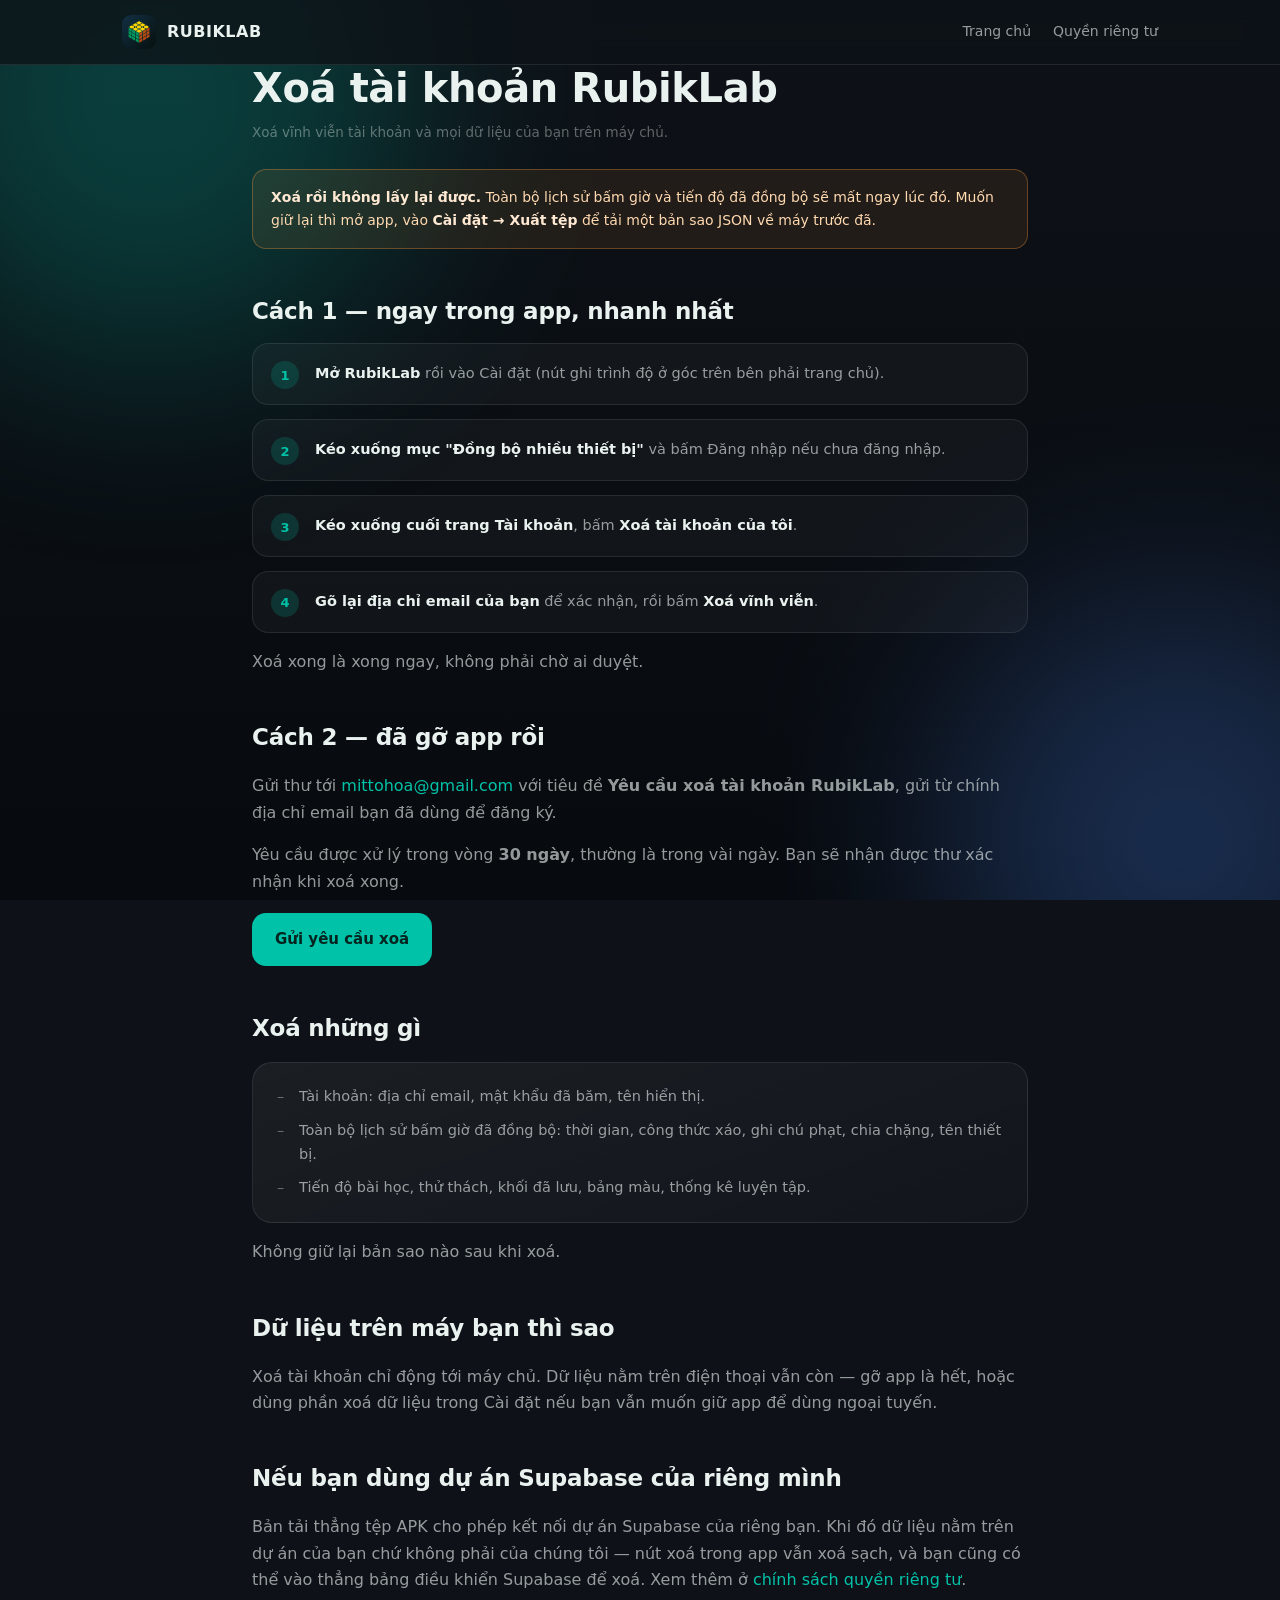
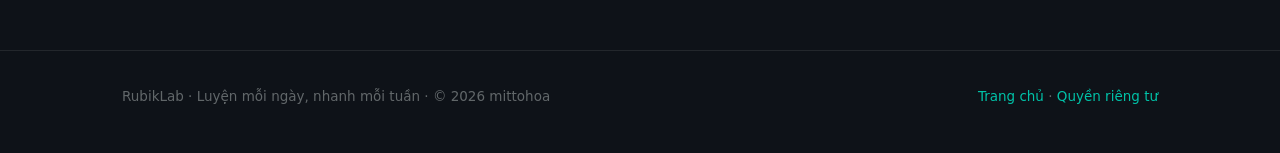
<file: xoa-tai-khoan.html>
<!doctype html>
<html lang="vi">
<head>
<meta charset="utf-8">
<meta name="viewport" content="width=device-width, initial-scale=1">
<title>Xoá tài khoản — RubikLab</title>
<meta name="description" content="Cách xoá vĩnh viễn tài khoản RubikLab và toàn bộ dữ liệu trên máy chủ.">
<meta name="theme-color" content="#0E1218">
<link rel="icon" href="assets/icon.png">
<link rel="stylesheet" href="page.css">
</head>
<body>

<div class="aurora"><span></span><span></span></div>

<header>
  <div class="wrap">
    <a class="brand" href="index.html"><img src="assets/icon.png" alt="Biểu tượng RubikLab"> RUBIKLAB</a>
    <nav>
      <a href="index.html">Trang chủ</a>
      <a href="privacy.html">Quyền riêng tư</a>
    </nav>
  </div>
</header>

<main class="wrap">

  <h1>Xoá tài khoản RubikLab</h1>
  <p class="stamp">Xoá vĩnh viễn tài khoản và mọi dữ liệu của bạn trên máy chủ.</p>

  <div class="note" style="margin:26px 0 8px">
    <b>Xoá rồi không lấy lại được.</b> Toàn bộ lịch sử bấm giờ và tiến độ đã đồng
    bộ sẽ mất ngay lúc đó. Muốn giữ lại thì mở app, vào
    <b>Cài đặt → Xuất tệp</b> để tải một bản sao JSON về máy trước đã.
  </div>

  <h2>Cách 1 — ngay trong app, nhanh nhất</h2>
  <ol class="steps">
    <li><b>Mở RubikLab</b> rồi vào Cài đặt (nút ghi trình độ ở góc trên bên phải trang chủ).</li>
    <li><b>Kéo xuống mục "Đồng bộ nhiều thiết bị"</b> và bấm Đăng nhập nếu chưa đăng nhập.</li>
    <li><b>Kéo xuống cuối trang Tài khoản</b>, bấm <b>Xoá tài khoản của tôi</b>.</li>
    <li><b>Gõ lại địa chỉ email của bạn</b> để xác nhận, rồi bấm <b>Xoá vĩnh viễn</b>.</li>
  </ol>
  <p>Xoá xong là xong ngay, không phải chờ ai duyệt.</p>

  <h2>Cách 2 — đã gỡ app rồi</h2>
  <p>Gửi thư tới
     <a href="mailto:mittohoa@gmail.com?subject=Y%C3%AAu%20c%E1%BA%A7u%20xo%C3%A1%20t%C3%A0i%20kho%E1%BA%A3n%20RubikLab">mittohoa@gmail.com</a>
     với tiêu đề <b>Yêu cầu xoá tài khoản RubikLab</b>, gửi từ chính địa chỉ email
     bạn đã dùng để đăng ký.</p>
  <p>Yêu cầu được xử lý trong vòng <b>30 ngày</b>, thường là trong vài ngày. Bạn
     sẽ nhận được thư xác nhận khi xoá xong.</p>
  <p style="margin-top:18px">
    <a class="btn btn-primary" href="mailto:mittohoa@gmail.com?subject=Y%C3%AAu%20c%E1%BA%A7u%20xo%C3%A1%20t%C3%A0i%20kho%E1%BA%A3n%20RubikLab">Gửi yêu cầu xoá</a>
  </p>

  <h2>Xoá những gì</h2>
  <div class="card" style="margin-top:14px">
    <ul class="dash">
      <li>Tài khoản: địa chỉ email, mật khẩu đã băm, tên hiển thị.</li>
      <li>Toàn bộ lịch sử bấm giờ đã đồng bộ: thời gian, công thức xáo, ghi chú
          phạt, chia chặng, tên thiết bị.</li>
      <li>Tiến độ bài học, thử thách, khối đã lưu, bảng màu, thống kê luyện tập.</li>
    </ul>
  </div>
  <p>Không giữ lại bản sao nào sau khi xoá.</p>

  <h2>Dữ liệu trên máy bạn thì sao</h2>
  <p>Xoá tài khoản chỉ động tới máy chủ. Dữ liệu nằm trên điện thoại vẫn còn — gỡ
     app là hết, hoặc dùng phần xoá dữ liệu trong Cài đặt nếu bạn vẫn muốn giữ
     app để dùng ngoại tuyến.</p>

  <h2>Nếu bạn dùng dự án Supabase của riêng mình</h2>
  <p>Bản tải thẳng tệp APK cho phép kết nối dự án Supabase của riêng bạn. Khi đó
     dữ liệu nằm trên dự án của bạn chứ không phải của chúng tôi — nút xoá trong
     app vẫn xoá sạch, và bạn cũng có thể vào thẳng bảng điều khiển Supabase để
     xoá. Xem thêm ở <a href="privacy.html">chính sách quyền riêng tư</a>.</p>

</main>

<footer>
  <div class="wrap">
    <span>RubikLab · Luyện mỗi ngày, nhanh mỗi tuần · © 2026 mittohoa</span>
    <span><a href="index.html">Trang chủ</a> · <a href="privacy.html">Quyền riêng tư</a></span>
  </div>
</footer>

</body>
</html>
</file>
<file: page.css>
/* Kiểu dùng chung cho các trang con (privacy.html, xoa-tai-khoan.html).
   Lấy nguyên bảng màu và các lớp cơ bản của index.html để ba trang nhìn như
   một. index.html vẫn giữ <style> riêng của nó vì phần lớn CSS ở đó chỉ dùng
   cho trang chủ. */

:root{
  --ink:#0E1218; --ink2:#070A0E; --surface:#161B22; --surface2:#1E252F;
  --accent:#00C2A8; --accent2:#4C8DFF; --warm:#FF9A3C;
  --text:#EAF2F0; --muted:rgba(234,242,240,.62); --faint:rgba(234,242,240,.38);
  --line:rgba(255,255,255,.09);
  --radius:20px;
}
*{box-sizing:border-box}
body{
  margin:0; background:var(--ink); color:var(--text);
  font-family:'Segoe UI',system-ui,-apple-system,'Helvetica Neue',Arial,sans-serif;
  line-height:1.65; -webkit-font-smoothing:antialiased;
}
img{max-width:100%; display:block}
a{color:var(--accent); text-decoration:none}
a:hover{text-decoration:underline}
.wrap{max-width:820px; margin:0 auto; padding:0 22px}

.aurora{position:fixed; inset:0; z-index:-1; overflow:hidden;
  background:linear-gradient(180deg,#0E1218,#070A0E)}
.aurora span{position:absolute; border-radius:50%; filter:blur(110px); opacity:.26}
.aurora span:nth-child(1){width:520px;height:520px;background:#00C2A8;top:-160px;left:-110px}
.aurora span:nth-child(2){width:480px;height:480px;background:#4C8DFF;bottom:-180px;right:-140px}

header{position:sticky; top:0; z-index:20; backdrop-filter:blur(14px);
  background:rgba(14,18,24,.78); border-bottom:1px solid var(--line)}
header .wrap{display:flex; align-items:center; gap:14px; height:64px; max-width:1080px}
.brand{display:flex; align-items:center; gap:11px; font-weight:800;
  letter-spacing:.5px; color:var(--text)}
.brand img{width:34px;height:34px;border-radius:9px}
nav{margin-left:auto; display:flex; gap:22px; font-size:14px}
nav a{color:var(--muted)} nav a:hover{color:var(--text); text-decoration:none}
@media (max-width:640px){nav{gap:14px; font-size:13px}}

main{padding:52px 0 20px}
h1{font-size:clamp(28px,5vw,40px); line-height:1.15; margin:0 0 10px; letter-spacing:-.4px}
h2{font-size:clamp(19px,2.6vw,23px); margin:44px 0 12px; letter-spacing:-.2px}
h3{font-size:16px; margin:0 0 7px}
.stamp{color:var(--faint); font-size:13.5px; margin:0}
p{color:var(--muted)}
p.lead{color:var(--text)}

.card{background:linear-gradient(160deg,rgba(255,255,255,.055),rgba(255,255,255,.02));
  border:1px solid var(--line); border-radius:var(--radius); padding:22px 24px}
.card p:last-child{margin-bottom:0}

.lede-box{background:rgba(0,194,168,.10); border:1px solid rgba(0,194,168,.34);
  border-radius:16px; padding:18px 22px; margin:26px 0 8px}
.lede-box p{color:var(--text); margin:0; font-size:15.5px}

.note{background:rgba(255,154,60,.09); border:1px solid rgba(255,154,60,.32);
  border-radius:14px; padding:16px 18px; color:#ffd9b0; font-size:14px}
.note b{color:#ffe9d2}

ul.plain{list-style:none; padding:0; margin:0; display:grid; gap:9px}
ul.plain li{padding-left:26px; position:relative; color:var(--muted); font-size:14.5px}
ul.plain li::before{content:'✓'; position:absolute; left:0; color:var(--accent); font-weight:800}

ul.dash{list-style:none; padding:0; margin:0; display:grid; gap:10px}
ul.dash li{padding-left:22px; position:relative; color:var(--muted); font-size:14.5px}
ul.dash li::before{content:'–'; position:absolute; left:0; color:var(--faint)}

ol.steps{counter-reset:s; list-style:none; padding:0; margin:0; display:grid; gap:14px}
ol.steps li{counter-increment:s; position:relative; padding:18px 20px 18px 62px;
  background:rgba(255,255,255,.035); border:1px solid var(--line); border-radius:16px;
  color:var(--muted); font-size:14.5px}
ol.steps li::before{content:counter(s); position:absolute; left:18px; top:17px;
  width:28px;height:28px; border-radius:50%; display:grid; place-items:center;
  background:rgba(0,194,168,.18); color:var(--accent); font-weight:800; font-size:13px}
ol.steps b{color:var(--text)}

table{width:100%; border-collapse:collapse; font-size:14px}
table th,table td{text-align:left; padding:11px 12px; border-bottom:1px solid var(--line); vertical-align:top}
table th{color:var(--faint); font-weight:650; font-size:12.5px; text-transform:uppercase; letter-spacing:.6px}
table td:first-child{color:var(--text); font-weight:600}

.btn{display:inline-flex; align-items:center; gap:10px; padding:13px 22px; border-radius:14px;
  font-weight:700; font-size:15px; border:1px solid transparent}
.btn-primary{background:var(--accent); color:#04241f}
.btn-primary:hover{background:#28d8bf; text-decoration:none}
.btn-ghost{border-color:var(--line); color:var(--text)}
.btn-ghost:hover{border-color:rgba(255,255,255,.24); text-decoration:none}

footer{border-top:1px solid var(--line); margin-top:56px; padding:34px 0 46px;
  color:var(--faint); font-size:13.5px}
footer .wrap{display:flex; gap:16px; flex-wrap:wrap; align-items:center;
  justify-content:space-between; max-width:1080px}
</file>
